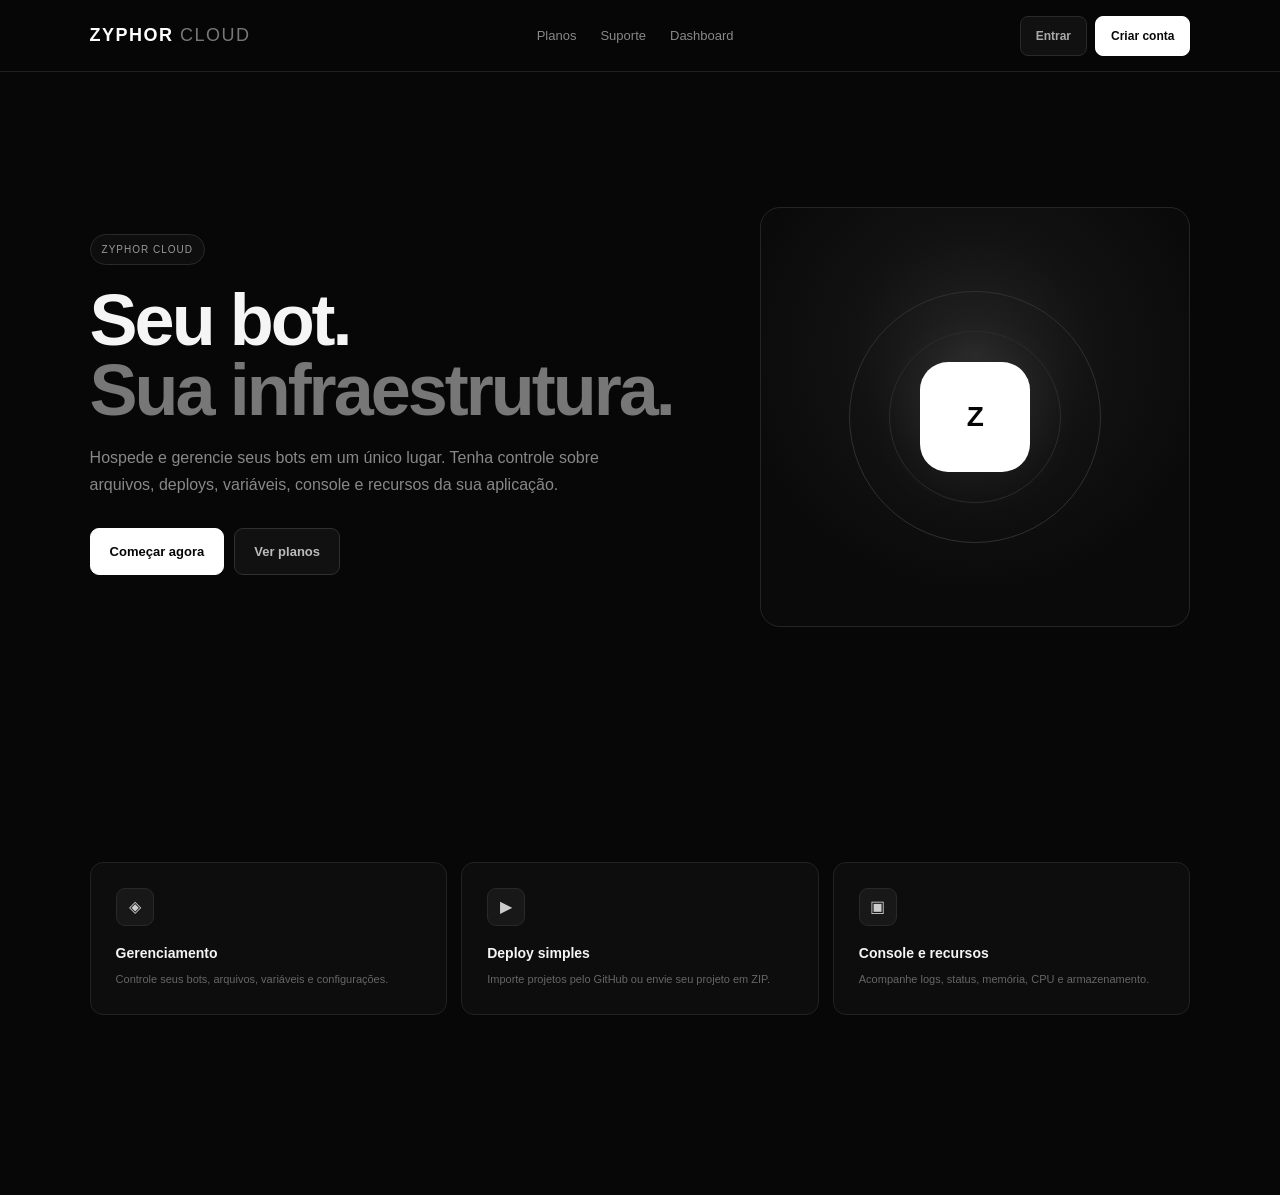
<file: index.html>
<!DOCTYPE html>
<html lang="pt-BR">
<head>
    <meta charset="UTF-8">
    <meta name="viewport" content="width=device-width, initial-scale=1.0">

    <title>Zyphor Cloud — Hospedagem de Bots</title>
    <meta
        name="description"
        content="Zyphor Cloud — plataforma para hospedagem e gerenciamento de bots."
    >

    <link rel="stylesheet" href="frontend/css/global.css">
    <link rel="stylesheet" href="frontend/css/responsive.css">

    <style>
        .home {
            min-height: 100vh;
            display: flex;
            flex-direction: column;
        }

        .home-nav {
            height: 72px;
            padding: 0 7%;
            display: flex;
            align-items: center;
            justify-content: space-between;
            border-bottom: 1px solid #202020;
            background: rgba(7, 7, 7, .96);
        }

        .home-logo {
            color: #fff;
            text-decoration: none;
            font-size: 18px;
            font-weight: 800;
            letter-spacing: 1.5px;
        }

        .home-logo span {
            color: #777;
            font-weight: 500;
        }

        .home-links {
            display: flex;
            align-items: center;
            gap: 24px;
        }

        .home-links a {
            color: #888;
            text-decoration: none;
            font-size: 13px;
            transition: .2s;
        }

        .home-links a:hover {
            color: #fff;
        }

        .home-buttons {
            display: flex;
            gap: 8px;
        }

        .home-button {
            padding: 10px 15px;
            border-radius: 8px;
            text-decoration: none;
            font-size: 12px;
            font-weight: 600;
            border: 1px solid #292929;
            color: #aaa;
            background: #111;
        }

        .home-button:hover {
            color: #fff;
            border-color: #444;
        }

        .home-button.primary {
            background: #fff;
            color: #080808;
            border-color: #fff;
        }

        .hero {
            flex: 1;
            max-width: 1250px;
            width: 86%;
            margin: auto;
            padding: 90px 0;
            display: grid;
            grid-template-columns: 1fr 430px;
            align-items: center;
            gap: 70px;
        }

        .hero-content {
            max-width: 680px;
        }

        .hero-label {
            display: inline-flex;
            padding: 7px 11px;
            border: 1px solid #292929;
            border-radius: 20px;
            color: #999;
            background: #0e0e0e;
            font-size: 10px;
            letter-spacing: 1px;
            text-transform: uppercase;
        }

        .hero h1 {
            margin: 20px 0 18px;
            font-size: clamp(42px, 6vw, 72px);
            line-height: .98;
            letter-spacing: -3px;
        }

        .hero h1 span {
            color: #777;
        }

        .hero p {
            max-width: 560px;
            color: #888;
            font-size: 16px;
            line-height: 1.7;
        }

        .hero-actions {
            display: flex;
            gap: 10px;
            margin-top: 30px;
        }

        .hero-action {
            padding: 13px 19px;
            border-radius: 9px;
            text-decoration: none;
            font-size: 13px;
            font-weight: 600;
            border: 1px solid #303030;
            color: #bbb;
            background: #111;
        }

        .hero-action:hover {
            color: #fff;
            border-color: #444;
        }

        .hero-action.primary {
            color: #050505;
            background: #fff;
            border-color: #fff;
        }

        .hero-visual {
            height: 420px;
            border: 1px solid #252525;
            border-radius: 20px;
            background:
                radial-gradient(
                    circle at 50% 35%,
                    #242424 0,
                    #121212 35%,
                    #0a0a0a 70%
                );
            display: flex;
            align-items: center;
            justify-content: center;
            position: relative;
            overflow: hidden;
        }

        .hero-visual::before {
            content: "";
            position: absolute;
            width: 250px;
            height: 250px;
            border: 1px solid #303030;
            border-radius: 50%;
        }

        .hero-visual::after {
            content: "";
            position: absolute;
            width: 170px;
            height: 170px;
            border: 1px solid #292929;
            border-radius: 50%;
        }

        .hero-cloud {
            width: 110px;
            height: 110px;
            border-radius: 28px;
            background: #fff;
            color: #050505;
            display: flex;
            align-items: center;
            justify-content: center;
            font-size: 28px;
            font-weight: 900;
            position: relative;
            z-index: 2;
            box-shadow: 0 0 70px rgba(255,255,255,.08);
        }

        .features {
            max-width: 1250px;
            width: 86%;
            margin: 0 auto 80px;
            display: grid;
            grid-template-columns: repeat(3, 1fr);
            gap: 14px;
        }

        .feature {
            padding: 25px;
            border: 1px solid #222;
            border-radius: 13px;
            background: #0d0d0d;
        }

        .feature-icon {
            width: 38px;
            height: 38px;
            border-radius: 9px;
            background: #181818;
            border: 1px solid #292929;
            display: flex;
            align-items: center;
            justify-content: center;
            color: #ccc;
        }

        .feature h3 {
            margin: 17px 0 7px;
            font-size: 14px;
        }

        .feature p {
            margin: 0;
            color: #666;
            font-size: 11px;
            line-height: 1.6;
        }

        @media (max-width: 850px) {
            .home-nav {
                padding: 0 5%;
            }

            .home-links {
                display: none;
            }

            .hero {
                grid-template-columns: 1fr;
                padding: 65px 0;
                gap: 45px;
            }

            .hero-visual {
                height: 300px;
            }

            .features {
                grid-template-columns: 1fr;
            }
        }

        @media (max-width: 500px) {
            .home-buttons .home-button:first-child {
                display: none;
            }

            .hero h1 {
                letter-spacing: -2px;
            }

            .hero-actions {
                flex-direction: column;
            }

            .hero-action {
                text-align: center;
            }
        }
    </style>
</head>

<body>

<div class="home">

    <nav class="home-nav">

        <a href="index.html" class="home-logo">
            ZYPHOR <span>CLOUD</span>
        </a>

        <div class="home-links">
            <a href="frontend/planos.html">Planos</a>
            <a href="frontend/suporte.html">Suporte</a>
            <a href="frontend/login.html">Dashboard</a>
        </div>

        <div class="home-buttons">
            <a href="frontend/login.html" class="home-button">
                Entrar
            </a>

            <a href="frontend/cadastro.html" class="home-button primary">
                Criar conta
            </a>
        </div>

    </nav>


    <main class="hero">

        <div class="hero-content">

            <span class="hero-label">
                ZYPHOR CLOUD
            </span>

            <h1>
                Seu bot.
                <br>
                <span>Sua infraestrutura.</span>
            </h1>

            <p>
                Hospede e gerencie seus bots em um único lugar.
                Tenha controle sobre arquivos, deploys, variáveis,
                console e recursos da sua aplicação.
            </p>

            <div class="hero-actions">

                <a
                    href="frontend/cadastro.html"
                    class="hero-action primary"
                >
                    Começar agora
                </a>

                <a
                    href="frontend/planos.html"
                    class="hero-action"
                >
                    Ver planos
                </a>

            </div>

        </div>


        <div class="hero-visual">

            <div class="hero-cloud">
                Z
            </div>

        </div>

    </main>


    <section class="features">

        <div class="feature">

            <div class="feature-icon">
                ◈
            </div>

            <h3>
                Gerenciamento
            </h3>

            <p>
                Controle seus bots, arquivos,
                variáveis e configurações.
            </p>

        </div>


        <div class="feature">

            <div class="feature-icon">
                ▶
            </div>

            <h3>
                Deploy simples
            </h3>

            <p>
                Importe projetos pelo GitHub
                ou envie seu projeto em ZIP.
            </p>

        </div>


        <div class="feature">

            <div class="feature-icon">
                ▣
            </div>

            <h3>
                Console e recursos
            </h3>

            <p>
                Acompanhe logs, status, memória,
                CPU e armazenamento.
            </p>

        </div>

    </section>

</div>

</body>
</html>
</file>
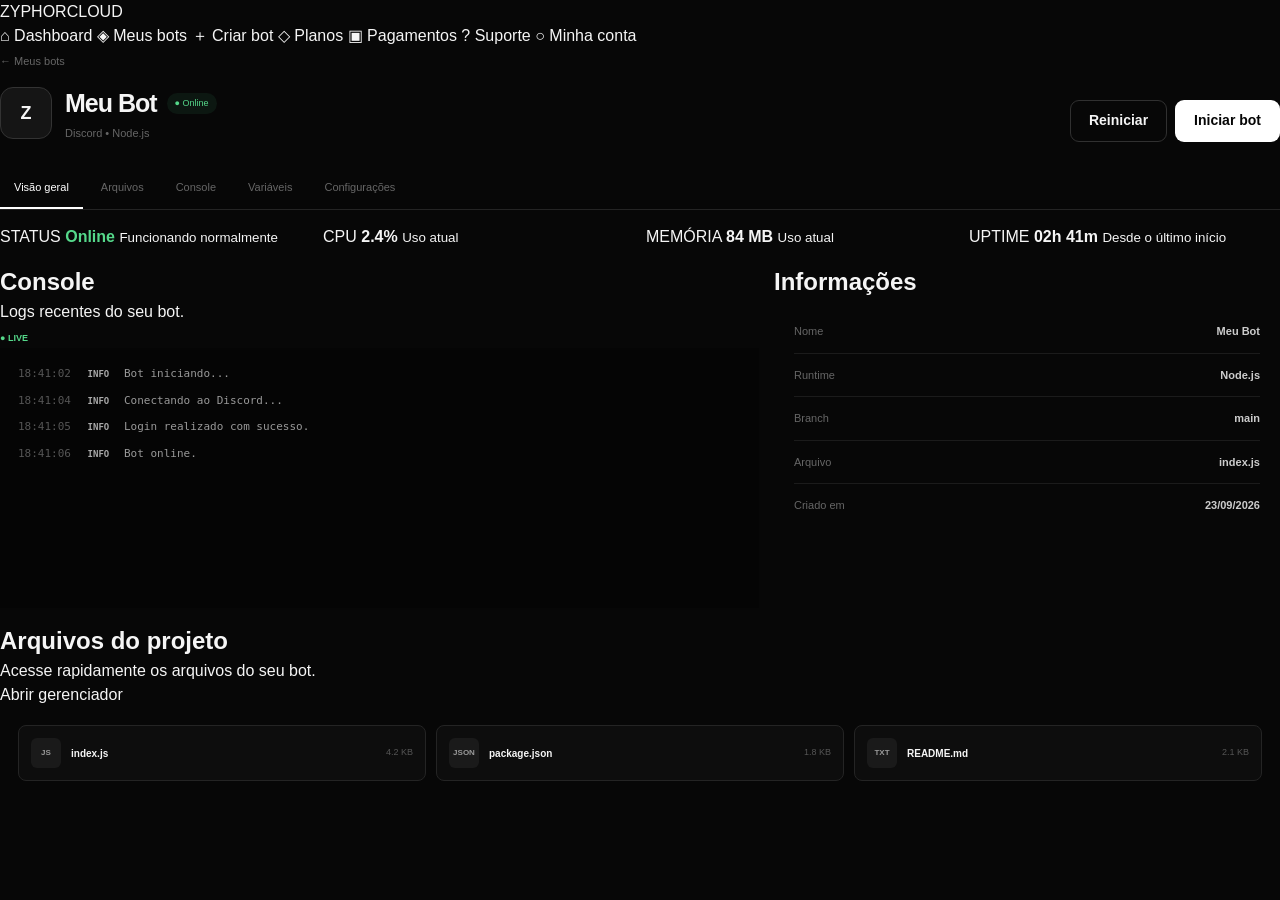
<file: frontend/bot.html>
<!DOCTYPE html>
<html lang="pt-BR">

<head>
    <meta charset="UTF-8">
    <meta name="viewport" content="width=device-width, initial-scale=1.0">

    <title>Bot — Zyphor Cloud</title>

    <link rel="stylesheet" href="css/global.css">
    <link rel="stylesheet" href="css/editor.css">
    <link rel="stylesheet" href="css/responsive.css">
</head>

<body>

<div class="dashboard-layout">

    <aside class="sidebar">

        <a href="dashboard.html" class="sidebar-logo">
            ZYPHOR<span>CLOUD</span>
        </a>

        <nav class="sidebar-nav">

            <a href="dashboard.html">
                <span>⌂</span>
                Dashboard
            </a>

            <a href="bots.html" class="active">
                <span>◈</span>
                Meus bots
            </a>

            <a href="deploy.html">
                <span>＋</span>
                Criar bot
            </a>

            <a href="planos.html">
                <span>◇</span>
                Planos
            </a>

            <a href="pagamentos.html">
                <span>▣</span>
                Pagamentos
            </a>

            <a href="suporte.html">
                <span>?</span>
                Suporte
            </a>

            <a href="conta.html">
                <span>○</span>
                Minha conta
            </a>

        </nav>

    </aside>


    <main class="dashboard-content">

        <header class="bot-header">

            <div class="bot-title">

                <a href="bots.html" class="back-link">
                    ← Meus bots
                </a>

                <div class="bot-heading">

                    <div class="large-bot-icon">
                        Z
                    </div>

                    <div>

                        <div class="bot-name-row">

                            <h1>
                                Meu Bot
                            </h1>

                            <span class="bot-status online">
                                ● Online
                            </span>

                        </div>

                        <p>
                            Discord • Node.js
                        </p>

                    </div>

                </div>

            </div>


            <div class="bot-actions">

                <button class="button secondary">
                    Reiniciar
                </button>

                <button class="button primary">
                    Iniciar bot
                </button>

            </div>

        </header>


        <div class="bot-tabs">

            <button class="active">
                Visão geral
            </button>

            <button>
                Arquivos
            </button>

            <button>
                Console
            </button>

            <button>
                Variáveis
            </button>

            <button>
                Configurações
            </button>

        </div>


        <section class="bot-stats">

            <div class="stat-card">

                <span>STATUS</span>

                <strong class="status-text">
                    Online
                </strong>

                <small>
                    Funcionando normalmente
                </small>

            </div>


            <div class="stat-card">

                <span>CPU</span>

                <strong>
                    2.4%
                </strong>

                <small>
                    Uso atual
                </small>

            </div>


            <div class="stat-card">

                <span>MEMÓRIA</span>

                <strong>
                    84 MB
                </strong>

                <small>
                    Uso atual
                </small>

            </div>


            <div class="stat-card">

                <span>UPTIME</span>

                <strong>
                    02h 41m
                </strong>

                <small>
                    Desde o último início
                </small>

            </div>

        </section>


        <section class="bot-grid-layout">


            <div class="dashboard-panel console-panel">

                <div class="panel-header">

                    <div>

                        <h2>
                            Console
                        </h2>

                        <p>
                            Logs recentes do seu bot.
                        </p>

                    </div>

                    <span class="console-live">
                        ● LIVE
                    </span>

                </div>


                <div class="console">

                    <div class="console-line">
                        <span>18:41:02</span>
                        <b>INFO</b>
                        Bot iniciando...
                    </div>

                    <div class="console-line">
                        <span>18:41:04</span>
                        <b>INFO</b>
                        Conectando ao Discord...
                    </div>

                    <div class="console-line">
                        <span>18:41:05</span>
                        <b>INFO</b>
                        Login realizado com sucesso.
                    </div>

                    <div class="console-line">
                        <span>18:41:06</span>
                        <b>INFO</b>
                        Bot online.
                    </div>

                </div>

            </div>


            <div class="dashboard-panel">

                <div class="panel-header">

                    <div>

                        <h2>
                            Informações
                        </h2>

                    </div>

                </div>


                <div class="bot-info">

                    <div class="info-row">

                        <span>Nome</span>

                        <strong>
                            Meu Bot
                        </strong>

                    </div>


                    <div class="info-row">

                        <span>Runtime</span>

                        <strong>
                            Node.js
                        </strong>

                    </div>


                    <div class="info-row">

                        <span>Branch</span>

                        <strong>
                            main
                        </strong>

                    </div>


                    <div class="info-row">

                        <span>Arquivo</span>

                        <strong>
                            index.js
                        </strong>

                    </div>


                    <div class="info-row">

                        <span>Criado em</span>

                        <strong>
                            23/09/2026
                        </strong>

                    </div>

                </div>

            </div>

        </section>


        <section class="dashboard-panel">

            <div class="panel-header">

                <div>

                    <h2>
                        Arquivos do projeto
                    </h2>

                    <p>
                        Acesse rapidamente os arquivos do seu bot.
                    </p>

                </div>

                <a href="#">
                    Abrir gerenciador
                </a>

            </div>


            <div class="file-preview">

                <div class="file-item">
                    <span>JS</span>
                    <strong>index.js</strong>
                    <small>4.2 KB</small>
                </div>

                <div class="file-item">
                    <span>JSON</span>
                    <strong>package.json</strong>
                    <small>1.8 KB</small>
                </div>

                <div class="file-item">
                    <span>TXT</span>
                    <strong>README.md</strong>
                    <small>2.1 KB</small>
                </div>

            </div>

        </section>

    </main>

</div>

</body>
</html>
</file>
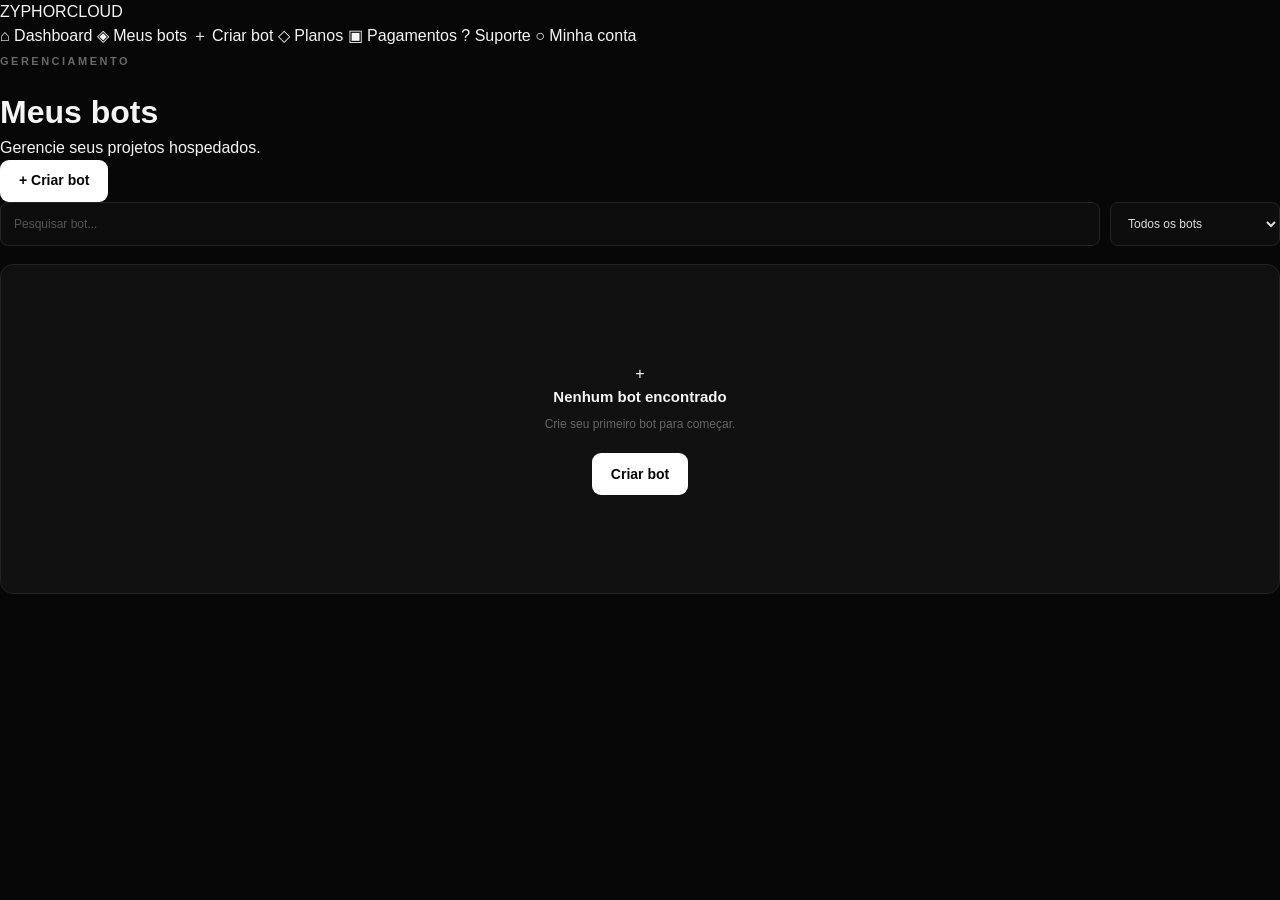
<file: frontend/bots.html>
<!DOCTYPE html>
<html lang="pt-BR">

<head>
    <meta charset="UTF-8">
    <meta name="viewport" content="width=device-width, initial-scale=1.0">

    <title>Meus bots — Zyphor Cloud</title>

    <link rel="stylesheet" href="css/global.css">
    <link rel="stylesheet" href="css/bots.css">
    <link rel="stylesheet" href="css/responsive.css">
</head>

<body>

<div class="dashboard-layout">

    <aside class="sidebar">

        <a href="dashboard.html" class="sidebar-logo">
            ZYPHOR<span>CLOUD</span>
        </a>

        <nav class="sidebar-nav">

            <a href="dashboard.html">
                <span>⌂</span>
                Dashboard
            </a>

            <a href="bots.html" class="active">
                <span>◈</span>
                Meus bots
            </a>

            <a href="deploy.html">
                <span>＋</span>
                Criar bot
            </a>

            <a href="planos.html">
                <span>◇</span>
                Planos
            </a>

            <a href="pagamentos.html">
                <span>▣</span>
                Pagamentos
            </a>

            <a href="suporte.html">
                <span>?</span>
                Suporte
            </a>

            <a href="conta.html">
                <span>○</span>
                Minha conta
            </a>

        </nav>

    </aside>


    <main class="dashboard-content">

        <header class="dashboard-header">

            <div>

                <span class="eyebrow">
                    GERENCIAMENTO
                </span>

                <h1>
                    Meus bots
                </h1>

                <p>
                    Gerencie seus projetos hospedados.
                </p>

            </div>

            <a href="deploy.html" class="button primary">
                + Criar bot
            </a>

        </header>


        <section class="bots-toolbar">

            <div class="bot-search">
                <input
                    type="search"
                    placeholder="Pesquisar bot..."
                >
            </div>

            <select>
                <option>Todos os bots</option>
                <option>Online</option>
                <option>Offline</option>
            </select>

        </section>


        <section class="bot-grid">

            <div class="bot-empty">

                <div class="empty-icon">
                    +
                </div>

                <h3>
                    Nenhum bot encontrado
                </h3>

                <p>
                    Crie seu primeiro bot para começar.
                </p>

                <a href="deploy.html" class="button primary">
                    Criar bot
                </a>

            </div>

        </section>

    </main>

</div>

</body>
</html>
</file>
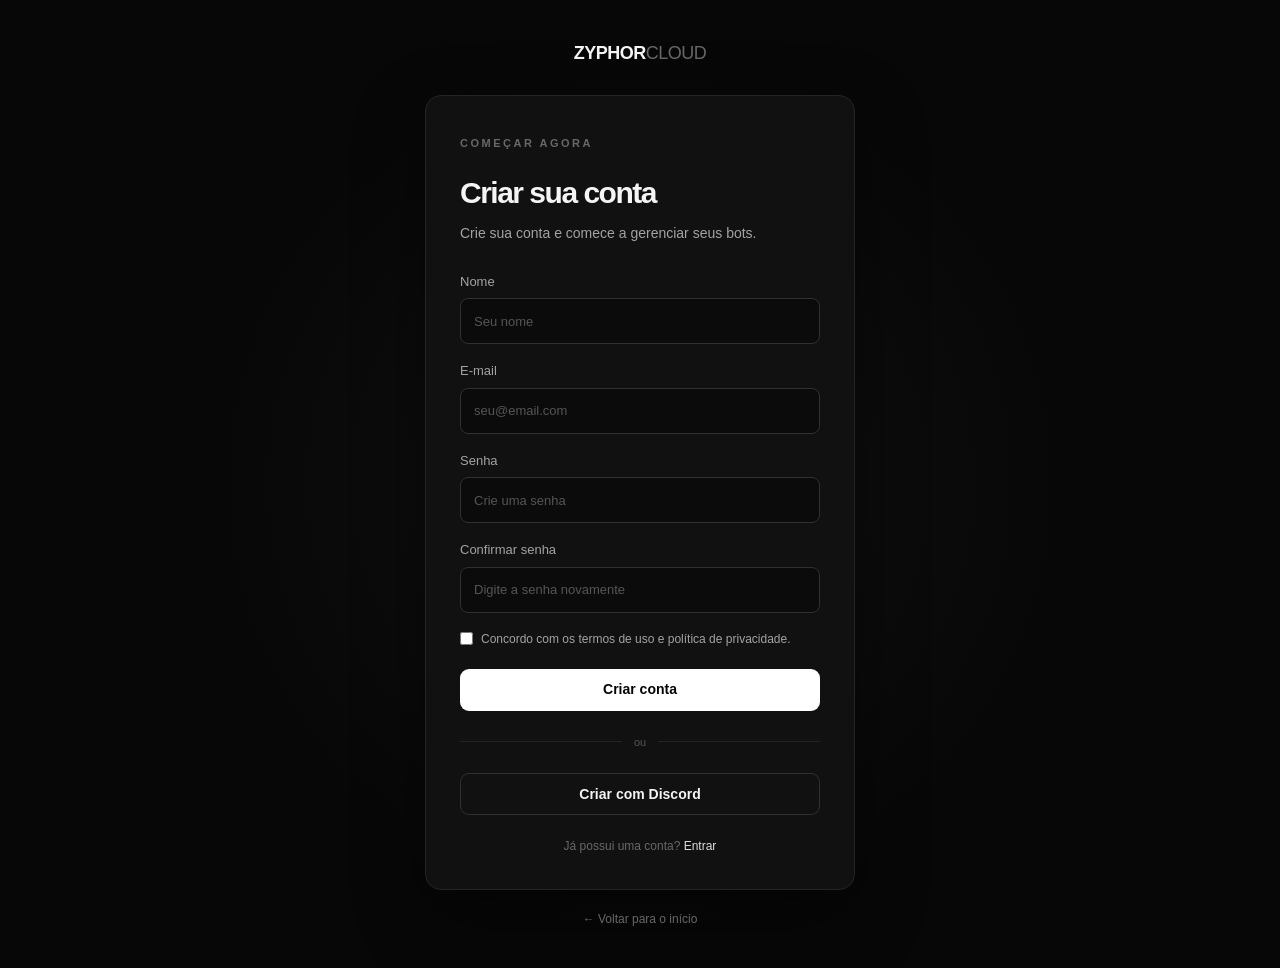
<file: frontend/cadastro.html>
<!DOCTYPE html>
<html lang="pt-BR">

<head>
    <meta charset="UTF-8">
    <meta name="viewport" content="width=device-width, initial-scale=1.0">

    <title>Criar conta — Zyphor Cloud</title>

    <link rel="stylesheet" href="css/global.css">
    <link rel="stylesheet" href="css/auth.css">
    <link rel="stylesheet" href="css/responsive.css">
</head>

<body>

<main class="auth-page">

    <div class="auth-container">

        <a href="index.html" class="brand">
            ZYPHOR<span>CLOUD</span>
        </a>


        <div class="auth-card">

            <div class="auth-heading">

                <span class="eyebrow">
                    COMEÇAR AGORA
                </span>

                <h1>
                    Criar sua conta
                </h1>

                <p>
                    Crie sua conta e comece a gerenciar seus bots.
                </p>

            </div>


            <form class="auth-form">

                <label>
                    Nome

                    <input
                        type="text"
                        placeholder="Seu nome"
                        autocomplete="name"
                    >
                </label>


                <label>
                    E-mail

                    <input
                        type="email"
                        placeholder="seu@email.com"
                        autocomplete="email"
                    >
                </label>


                <label>
                    Senha

                    <input
                        type="password"
                        placeholder="Crie uma senha"
                        autocomplete="new-password"
                    >
                </label>


                <label>
                    Confirmar senha

                    <input
                        type="password"
                        placeholder="Digite a senha novamente"
                        autocomplete="new-password"
                    >
                </label>


                <label class="checkbox terms">

                    <input type="checkbox">

                    <span>
                        Concordo com os termos de uso e política de privacidade.
                    </span>

                </label>


                <button
                    type="submit"
                    class="button primary auth-button"
                >
                    Criar conta
                </button>

            </form>


            <div class="auth-divider">
                <span>ou</span>
            </div>


            <a
                href="#"
                class="button secondary discord-button"
            >
                Criar com Discord
            </a>


            <p class="auth-footer">
                Já possui uma conta?
                <a href="login.html">Entrar</a>
            </p>

        </div>


        <a href="index.html" class="back-home">
            ← Voltar para o início
        </a>

    </div>

</main>

</body>
</html>
</file>
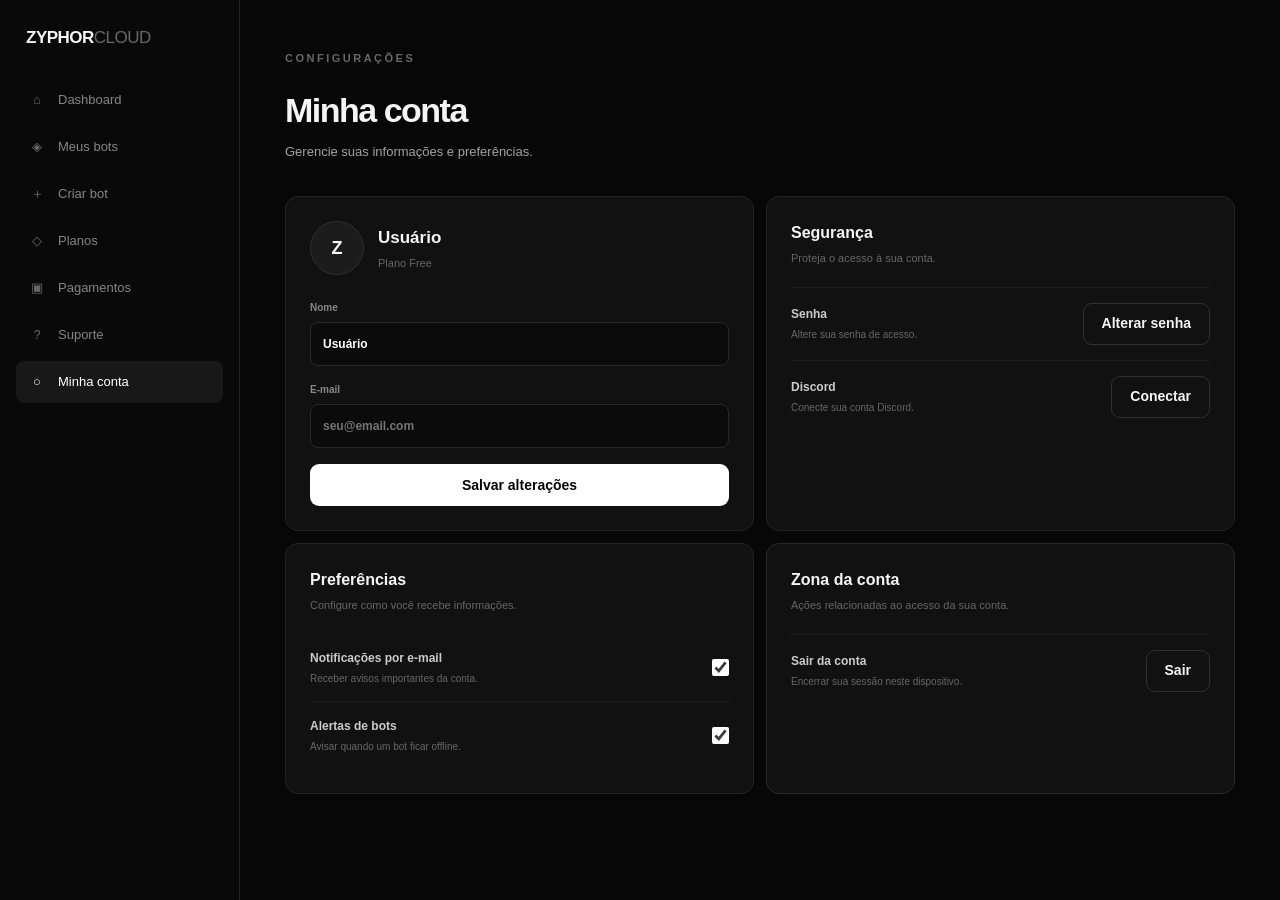
<file: frontend/conta.html>
<!DOCTYPE html>
<html lang="pt-BR">

<head>
    <meta charset="UTF-8">
    <meta name="viewport" content="width=device-width, initial-scale=1.0">

    <title>Minha conta — Zyphor Cloud</title>

    <link rel="stylesheet" href="css/global.css">
    <link rel="stylesheet" href="css/dashboard.css">
    <link rel="stylesheet" href="css/responsive.css">
</head>

<body>

<div class="dashboard-layout">

    <aside class="sidebar">

        <a href="dashboard.html" class="sidebar-logo">
            ZYPHOR<span>CLOUD</span>
        </a>

        <nav class="sidebar-nav">

            <a href="dashboard.html">
                <span>⌂</span>
                Dashboard
            </a>

            <a href="bots.html">
                <span>◈</span>
                Meus bots
            </a>

            <a href="deploy.html">
                <span>＋</span>
                Criar bot
            </a>

            <a href="planos.html">
                <span>◇</span>
                Planos
            </a>

            <a href="pagamentos.html">
                <span>▣</span>
                Pagamentos
            </a>

            <a href="suporte.html">
                <span>?</span>
                Suporte
            </a>

            <a href="conta.html" class="active">
                <span>○</span>
                Minha conta
            </a>

        </nav>

    </aside>


    <main class="dashboard-content">

        <header class="dashboard-header">

            <div>

                <span class="eyebrow">
                    CONFIGURAÇÕES
                </span>

                <h1>
                    Minha conta
                </h1>

                <p>
                    Gerencie suas informações e preferências.
                </p>

            </div>

        </header>


        <section class="account-grid">


            <div class="account-card">

                <div class="account-card-header">

                    <div class="account-avatar">
                        Z
                    </div>

                    <div>
                        <h2>
                            Usuário
                        </h2>

                        <p>
                            Plano Free
                        </p>
                    </div>

                </div>


                <div class="account-form">

                    <label>
                        Nome

                        <input
                            type="text"
                            value="Usuário"
                            placeholder="Seu nome"
                        >

                    </label>


                    <label>
                        E-mail

                        <input
                            type="email"
                            value=""
                            placeholder="seu@email.com"
                        >

                    </label>


                    <button class="button primary">
                        Salvar alterações
                    </button>

                </div>

            </div>



            <div class="account-card">

                <div class="account-section-title">

                    <h2>
                        Segurança
                    </h2>

                    <p>
                        Proteja o acesso à sua conta.
                    </p>

                </div>


                <div class="account-action">

                    <div>

                        <strong>
                            Senha
                        </strong>

                        <span>
                            Altere sua senha de acesso.
                        </span>

                    </div>

                    <button class="button secondary">
                        Alterar senha
                    </button>

                </div>


                <div class="account-action">

                    <div>

                        <strong>
                            Discord
                        </strong>

                        <span>
                            Conecte sua conta Discord.
                        </span>

                    </div>

                    <button class="button secondary">
                        Conectar
                    </button>

                </div>

            </div>



            <div class="account-card">

                <div class="account-section-title">

                    <h2>
                        Preferências
                    </h2>

                    <p>
                        Configure como você recebe informações.
                    </p>

                </div>


                <label class="toggle-row">

                    <div>

                        <strong>
                            Notificações por e-mail
                        </strong>

                        <span>
                            Receber avisos importantes da conta.
                        </span>

                    </div>

                    <input
                        type="checkbox"
                        checked
                    >

                </label>


                <label class="toggle-row">

                    <div>

                        <strong>
                            Alertas de bots
                        </strong>

                        <span>
                            Avisar quando um bot ficar offline.
                        </span>

                    </div>

                    <input
                        type="checkbox"
                        checked
                    >

                </label>

            </div>



            <div class="account-card danger-card">

                <div class="account-section-title">

                    <h2>
                        Zona da conta
                    </h2>

                    <p>
                        Ações relacionadas ao acesso da sua conta.
                    </p>

                </div>


                <div class="account-action">

                    <div>

                        <strong>
                            Sair da conta
                        </strong>

                        <span>
                            Encerrar sua sessão neste dispositivo.
                        </span>

                    </div>

                    <a href="index.html" class="button secondary">
                        Sair
                    </a>

                </div>

            </div>

        </section>

    </main>

</div>

</body>
</html>
</file>
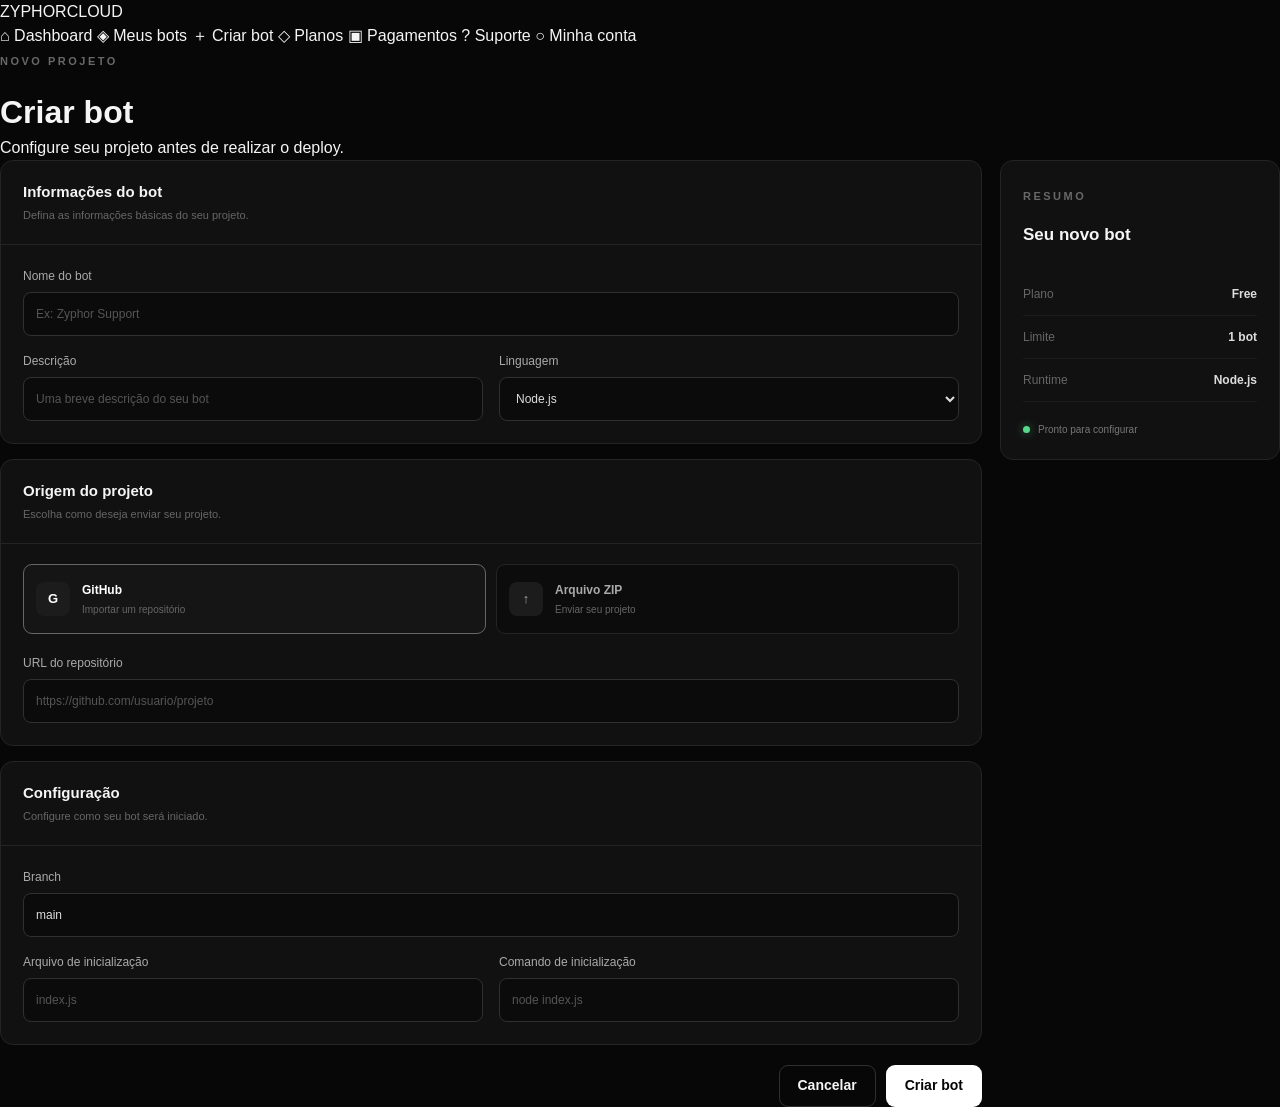
<file: frontend/deploy.html>
<!DOCTYPE html>
<html lang="pt-BR">

<head>
    <meta charset="UTF-8">
    <meta name="viewport" content="width=device-width, initial-scale=1.0">

    <title>Criar bot — Zyphor Cloud</title>

    <link rel="stylesheet" href="css/global.css">
    <link rel="stylesheet" href="css/editor.css">
    <link rel="stylesheet" href="css/responsive.css">
</head>

<body>

<div class="dashboard-layout">

    <aside class="sidebar">

        <a href="dashboard.html" class="sidebar-logo">
            ZYPHOR<span>CLOUD</span>
        </a>

        <nav class="sidebar-nav">

            <a href="dashboard.html">
                <span>⌂</span>
                Dashboard
            </a>

            <a href="bots.html">
                <span>◈</span>
                Meus bots
            </a>

            <a href="deploy.html" class="active">
                <span>＋</span>
                Criar bot
            </a>

            <a href="planos.html">
                <span>◇</span>
                Planos
            </a>

            <a href="pagamentos.html">
                <span>▣</span>
                Pagamentos
            </a>

            <a href="suporte.html">
                <span>?</span>
                Suporte
            </a>

            <a href="conta.html">
                <span>○</span>
                Minha conta
            </a>

        </nav>

    </aside>


    <main class="dashboard-content">

        <header class="dashboard-header">

            <div>

                <span class="eyebrow">
                    NOVO PROJETO
                </span>

                <h1>
                    Criar bot
                </h1>

                <p>
                    Configure seu projeto antes de realizar o deploy.
                </p>

            </div>

        </header>


        <div class="editor-layout">

            <section class="editor-main">

                <div class="editor-panel">

                    <div class="editor-panel-header">

                        <div>
                            <h2>Informações do bot</h2>

                            <p>
                                Defina as informações básicas do seu projeto.
                            </p>
                        </div>

                    </div>


                    <div class="editor-form">

                        <label>

                            Nome do bot

                            <input
                                type="text"
                                placeholder="Ex: Zyphor Support"
                            >

                        </label>


                        <label>

                            Descrição

                            <input
                                type="text"
                                placeholder="Uma breve descrição do seu bot"
                            >

                        </label>


                        <label>

                            Linguagem

                            <select>

                                <option>
                                    Node.js
                                </option>

                                <option>
                                    Python
                                </option>

                                <option>
                                    Java
                                </option>

                            </select>

                        </label>

                    </div>

                </div>


                <div class="editor-panel">

                    <div class="editor-panel-header">

                        <div>

                            <h2>Origem do projeto</h2>

                            <p>
                                Escolha como deseja enviar seu projeto.
                            </p>

                        </div>

                    </div>


                    <div class="source-options">

                        <button class="source-card active">

                            <span class="source-icon">
                                G
                            </span>

                            <span>

                                <strong>
                                    GitHub
                                </strong>

                                <small>
                                    Importar um repositório
                                </small>

                            </span>

                        </button>


                        <button class="source-card">

                            <span class="source-icon">
                                ↑
                            </span>

                            <span>

                                <strong>
                                    Arquivo ZIP
                                </strong>

                                <small>
                                    Enviar seu projeto
                                </small>

                            </span>

                        </button>

                    </div>


                    <div class="source-input">

                        <label>

                            URL do repositório

                            <input
                                type="url"
                                placeholder="https://github.com/usuario/projeto"
                            >

                        </label>

                    </div>

                </div>


                <div class="editor-panel">

                    <div class="editor-panel-header">

                        <div>

                            <h2>Configuração</h2>

                            <p>
                                Configure como seu bot será iniciado.
                            </p>

                        </div>

                    </div>


                    <div class="editor-form">

                        <label>

                            Branch

                            <input
                                type="text"
                                value="main"
                            >

                        </label>


                        <label>

                            Arquivo de inicialização

                            <input
                                type="text"
                                placeholder="index.js"
                            >

                        </label>


                        <label>

                            Comando de inicialização

                            <input
                                type="text"
                                placeholder="node index.js"
                            >

                        </label>

                    </div>

                </div>


                <div class="editor-actions">

                    <a
                        href="dashboard.html"
                        class="button secondary"
                    >
                        Cancelar
                    </a>

                    <button class="button primary">
                        Criar bot
                    </button>

                </div>

            </section>


            <aside class="editor-side">

                <div class="deploy-summary">

                    <span class="eyebrow">
                        RESUMO
                    </span>

                    <h3>
                        Seu novo bot
                    </h3>

                    <div class="summary-row">

                        <span>Plano</span>

                        <strong>Free</strong>

                    </div>


                    <div class="summary-row">

                        <span>Limite</span>

                        <strong>1 bot</strong>

                    </div>


                    <div class="summary-row">

                        <span>Runtime</span>

                        <strong>Node.js</strong>

                    </div>


                    <div class="summary-status">

                        <span class="status-dot"></span>

                        Pronto para configurar

                    </div>

                </div>

            </aside>

        </div>

    </main>

</div>

</body>
</html>
</file>
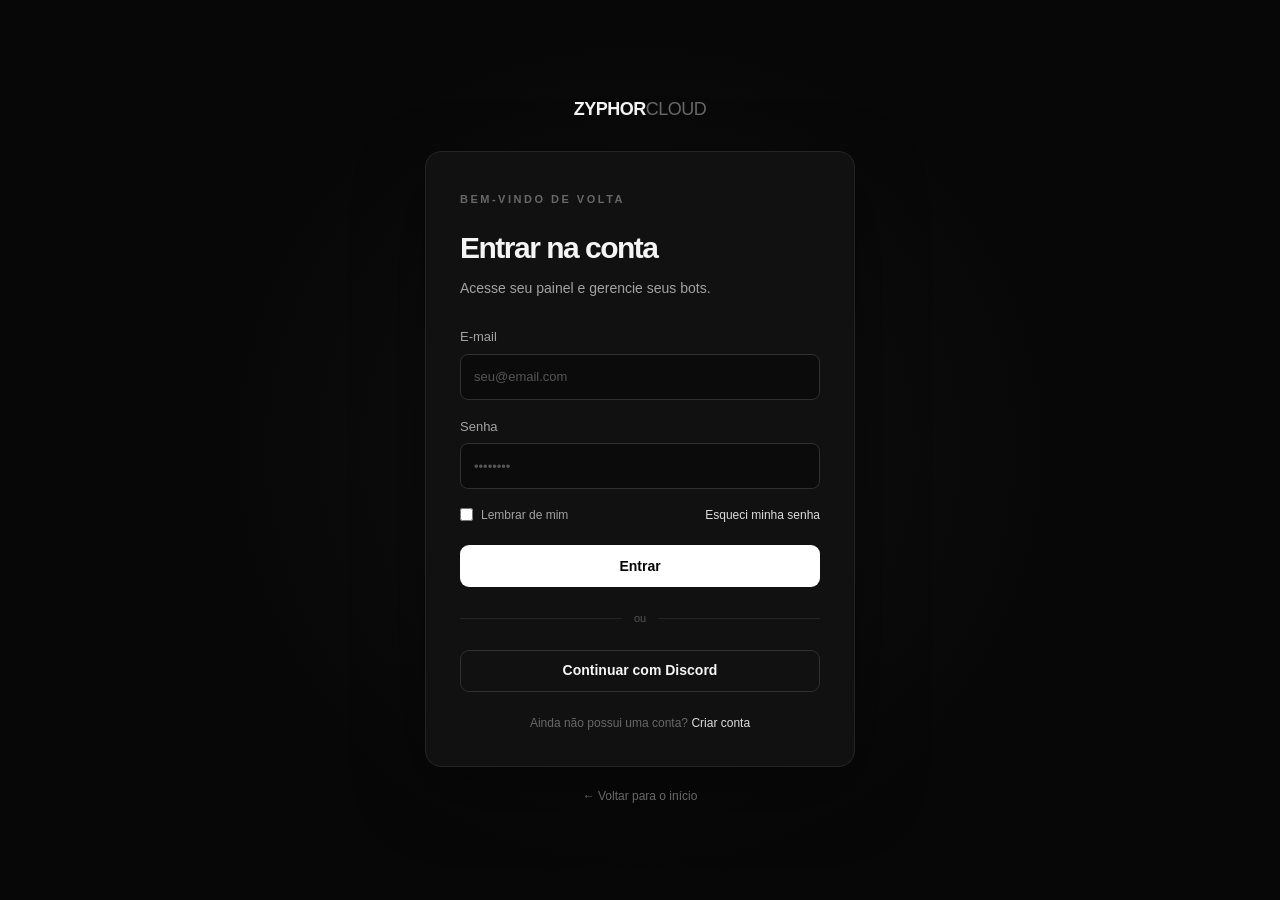
<file: frontend/login.html>
<!DOCTYPE html>
<html lang="pt-BR">

<head>
    <meta charset="UTF-8">
    <meta name="viewport" content="width=device-width, initial-scale=1.0">

    <title>Entrar — Zyphor Cloud</title>

    <link rel="stylesheet" href="css/global.css">
    <link rel="stylesheet" href="css/auth.css">
    <link rel="stylesheet" href="css/responsive.css">
</head>

<body>

<main class="auth-page">

    <div class="auth-container">

        <a href="index.html" class="brand">
            ZYPHOR<span>CLOUD</span>
        </a>

        <div class="auth-card">

            <div class="auth-heading">
                <span class="eyebrow">BEM-VINDO DE VOLTA</span>

                <h1>Entrar na conta</h1>

                <p>
                    Acesse seu painel e gerencie seus bots.
                </p>
            </div>


            <form class="auth-form">

                <label>
                    E-mail

                    <input
                        type="email"
                        placeholder="seu@email.com"
                        autocomplete="email"
                    >
                </label>


                <label>
                    Senha

                    <input
                        type="password"
                        placeholder="••••••••"
                        autocomplete="current-password"
                    >
                </label>


                <div class="form-options">

                    <label class="checkbox">
                        <input type="checkbox">
                        <span>Lembrar de mim</span>
                    </label>

                    <a href="#">
                        Esqueci minha senha
                    </a>

                </div>


                <button
                    type="submit"
                    class="button primary auth-button"
                >
                    Entrar
                </button>

            </form>


            <div class="auth-divider">
                <span>ou</span>
            </div>


            <a
                href="#"
                class="button secondary discord-button"
            >
                Continuar com Discord
            </a>


            <p class="auth-footer">
                Ainda não possui uma conta?
                <a href="cadastro.html">Criar conta</a>
            </p>

        </div>


        <a href="index.html" class="back-home">
            ← Voltar para o início
        </a>

    </div>

</main>

</body>
</html>
</file>
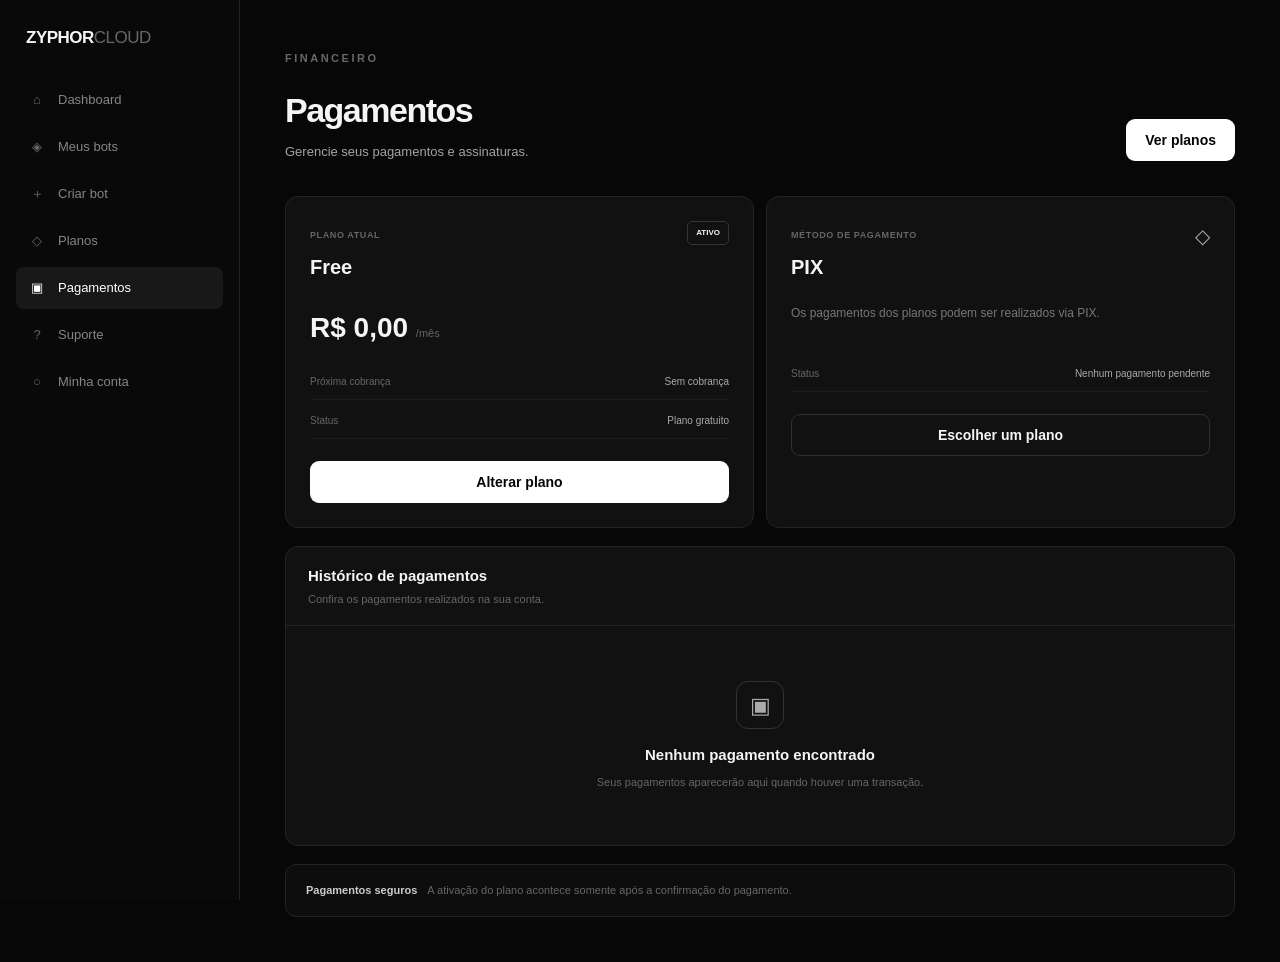
<file: frontend/pagamentos.html>
<!DOCTYPE html>
<html lang="pt-BR">

<head>
    <meta charset="UTF-8">
    <meta name="viewport" content="width=device-width, initial-scale=1.0">

    <title>Pagamentos — Zyphor Cloud</title>

    <link rel="stylesheet" href="css/global.css">
    <link rel="stylesheet" href="css/dashboard.css">
    <link rel="stylesheet" href="css/responsive.css">
</head>

<body>

<div class="dashboard-layout">

    <aside class="sidebar">

        <a href="dashboard.html" class="sidebar-logo">
            ZYPHOR<span>CLOUD</span>
        </a>

        <nav class="sidebar-nav">

            <a href="dashboard.html">
                <span>⌂</span>
                Dashboard
            </a>

            <a href="bots.html">
                <span>◈</span>
                Meus bots
            </a>

            <a href="deploy.html">
                <span>＋</span>
                Criar bot
            </a>

            <a href="planos.html">
                <span>◇</span>
                Planos
            </a>

            <a href="pagamentos.html" class="active">
                <span>▣</span>
                Pagamentos
            </a>

            <a href="suporte.html">
                <span>?</span>
                Suporte
            </a>

            <a href="conta.html">
                <span>○</span>
                Minha conta
            </a>

        </nav>

    </aside>


    <main class="dashboard-content">

        <header class="dashboard-header">

            <div>

                <span class="eyebrow">
                    FINANCEIRO
                </span>

                <h1>
                    Pagamentos
                </h1>

                <p>
                    Gerencie seus pagamentos e assinaturas.
                </p>

            </div>

            <a href="planos.html" class="button primary">
                Ver planos
            </a>

        </header>


        <section class="payment-grid">

            <div class="payment-card">

                <div class="payment-card-header">

                    <div>
                        <span class="payment-label">
                            PLANO ATUAL
                        </span>

                        <h2>
                            Free
                        </h2>
                    </div>

                    <span class="payment-status">
                        ATIVO
                    </span>

                </div>


                <div class="payment-price">
                    R$ 0,00
                    <span>/mês</span>
                </div>


                <div class="payment-info">

                    <div>
                        <span>Próxima cobrança</span>
                        <strong>Sem cobrança</strong>
                    </div>

                    <div>
                        <span>Status</span>
                        <strong>Plano gratuito</strong>
                    </div>

                </div>


                <a href="planos.html" class="button primary">
                    Alterar plano
                </a>

            </div>


            <div class="payment-card">

                <div class="payment-card-header">

                    <div>
                        <span class="payment-label">
                            MÉTODO DE PAGAMENTO
                        </span>

                        <h2>
                            PIX
                        </h2>
                    </div>

                    <span class="payment-icon">
                        ◇
                    </span>

                </div>


                <p class="payment-muted">
                    Os pagamentos dos planos podem ser realizados via PIX.
                </p>


                <div class="payment-info">

                    <div>
                        <span>Status</span>
                        <strong>Nenhum pagamento pendente</strong>
                    </div>

                </div>


                <a href="planos.html" class="button secondary">
                    Escolher um plano
                </a>

            </div>

        </section>


        <section class="dashboard-panel payment-history">

            <div class="panel-header">

                <div>

                    <h2>
                        Histórico de pagamentos
                    </h2>

                    <p>
                        Confira os pagamentos realizados na sua conta.
                    </p>

                </div>

            </div>


            <div class="payment-empty">

                <div class="empty-icon">
                    ▣
                </div>

                <h3>
                    Nenhum pagamento encontrado
                </h3>

                <p>
                    Seus pagamentos aparecerão aqui quando houver uma transação.
                </p>

            </div>

        </section>


        <section class="payment-notice">

            <strong>
                Pagamentos seguros
            </strong>

            <span>
                A ativação do plano acontece somente após a confirmação do pagamento.
            </span>

        </section>

    </main>

</div>

</body>
</html>
</file>
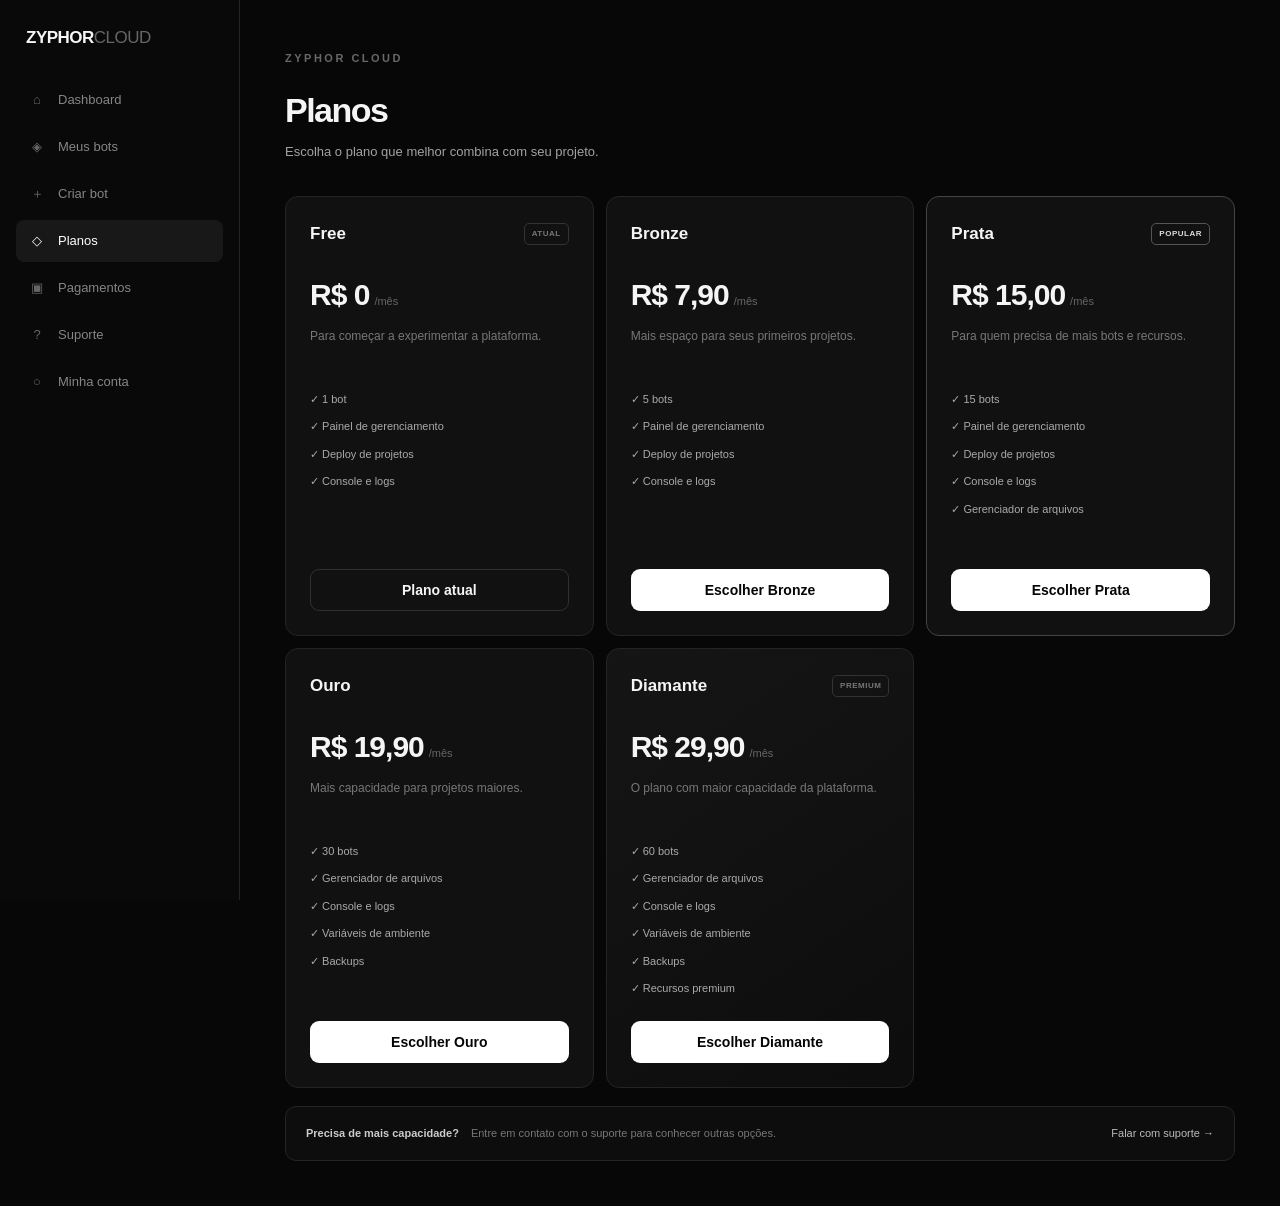
<file: frontend/planos.html>
<!DOCTYPE html>
<html lang="pt-BR">

<head>
    <meta charset="UTF-8">
    <meta name="viewport" content="width=device-width, initial-scale=1.0">

    <title>Planos — Zyphor Cloud</title>

    <link rel="stylesheet" href="css/global.css">
    <link rel="stylesheet" href="css/dashboard.css">
    <link rel="stylesheet" href="css/responsive.css">
</head>

<body>

<div class="dashboard-layout">

    <aside class="sidebar">

        <a href="dashboard.html" class="sidebar-logo">
            ZYPHOR<span>CLOUD</span>
        </a>

        <nav class="sidebar-nav">

            <a href="dashboard.html">
                <span>⌂</span>
                Dashboard
            </a>

            <a href="bots.html">
                <span>◈</span>
                Meus bots
            </a>

            <a href="deploy.html">
                <span>＋</span>
                Criar bot
            </a>

            <a href="planos.html" class="active">
                <span>◇</span>
                Planos
            </a>

            <a href="pagamentos.html">
                <span>▣</span>
                Pagamentos
            </a>

            <a href="suporte.html">
                <span>?</span>
                Suporte
            </a>

            <a href="conta.html">
                <span>○</span>
                Minha conta
            </a>

        </nav>

    </aside>


    <main class="dashboard-content">

        <header class="dashboard-header">

            <div>

                <span class="eyebrow">
                    ZYPHOR CLOUD
                </span>

                <h1>
                    Planos
                </h1>

                <p>
                    Escolha o plano que melhor combina com seu projeto.
                </p>

            </div>

        </header>


        <section class="plans-grid">


            <article class="plan-card">

                <div class="plan-top">

                    <span class="plan-name">
                        Free
                    </span>

                    <span class="plan-tag">
                        ATUAL
                    </span>

                </div>


                <div class="plan-price">

                    <strong>
                        R$ 0
                    </strong>

                    <span>
                        /mês
                    </span>

                </div>


                <p class="plan-description">
                    Para começar a experimentar a plataforma.
                </p>


                <ul class="plan-features">

                    <li>✓ 1 bot</li>
                    <li>✓ Painel de gerenciamento</li>
                    <li>✓ Deploy de projetos</li>
                    <li>✓ Console e logs</li>

                </ul>


                <a href="#" class="button secondary plan-button">
                    Plano atual
                </a>

            </article>



            <article class="plan-card">

                <div class="plan-top">

                    <span class="plan-name">
                        Bronze
                    </span>

                </div>


                <div class="plan-price">

                    <strong>
                        R$ 7,90
                    </strong>

                    <span>
                        /mês
                    </span>

                </div>


                <p class="plan-description">
                    Mais espaço para seus primeiros projetos.
                </p>


                <ul class="plan-features">

                    <li>✓ 5 bots</li>
                    <li>✓ Painel de gerenciamento</li>
                    <li>✓ Deploy de projetos</li>
                    <li>✓ Console e logs</li>

                </ul>


                <a href="pagamentos.html" class="button primary plan-button">
                    Escolher Bronze
                </a>

            </article>



            <article class="plan-card featured">

                <div class="plan-top">

                    <span class="plan-name">
                        Prata
                    </span>

                    <span class="plan-tag highlight">
                        POPULAR
                    </span>

                </div>


                <div class="plan-price">

                    <strong>
                        R$ 15,00
                    </strong>

                    <span>
                        /mês
                    </span>

                </div>


                <p class="plan-description">
                    Para quem precisa de mais bots e recursos.
                </p>


                <ul class="plan-features">

                    <li>✓ 15 bots</li>
                    <li>✓ Painel de gerenciamento</li>
                    <li>✓ Deploy de projetos</li>
                    <li>✓ Console e logs</li>
                    <li>✓ Gerenciador de arquivos</li>

                </ul>


                <a href="pagamentos.html" class="button primary plan-button">
                    Escolher Prata
                </a>

            </article>



            <article class="plan-card">

                <div class="plan-top">

                    <span class="plan-name">
                        Ouro
                    </span>

                </div>


                <div class="plan-price">

                    <strong>
                        R$ 19,90
                    </strong>

                    <span>
                        /mês
                    </span>

                </div>


                <p class="plan-description">
                    Mais capacidade para projetos maiores.
                </p>


                <ul class="plan-features">

                    <li>✓ 30 bots</li>
                    <li>✓ Gerenciador de arquivos</li>
                    <li>✓ Console e logs</li>
                    <li>✓ Variáveis de ambiente</li>
                    <li>✓ Backups</li>

                </ul>


                <a href="pagamentos.html" class="button primary plan-button">
                    Escolher Ouro
                </a>

            </article>



            <article class="plan-card diamond">

                <div class="plan-top">

                    <span class="plan-name">
                        Diamante
                    </span>

                    <span class="plan-tag">
                        PREMIUM
                    </span>

                </div>


                <div class="plan-price">

                    <strong>
                        R$ 29,90
                    </strong>

                    <span>
                        /mês
                    </span>

                </div>


                <p class="plan-description">
                    O plano com maior capacidade da plataforma.
                </p>


                <ul class="plan-features">

                    <li>✓ 60 bots</li>
                    <li>✓ Gerenciador de arquivos</li>
                    <li>✓ Console e logs</li>
                    <li>✓ Variáveis de ambiente</li>
                    <li>✓ Backups</li>
                    <li>✓ Recursos premium</li>

                </ul>


                <a href="pagamentos.html" class="button primary plan-button">
                    Escolher Diamante
                </a>

            </article>

        </section>


        <section class="plans-note">

            <strong>
                Precisa de mais capacidade?
            </strong>

            <span>
                Entre em contato com o suporte para conhecer outras opções.
            </span>

            <a href="suporte.html">
                Falar com suporte →
            </a>

        </section>

    </main>

</div>

</body>
</html>
</file>
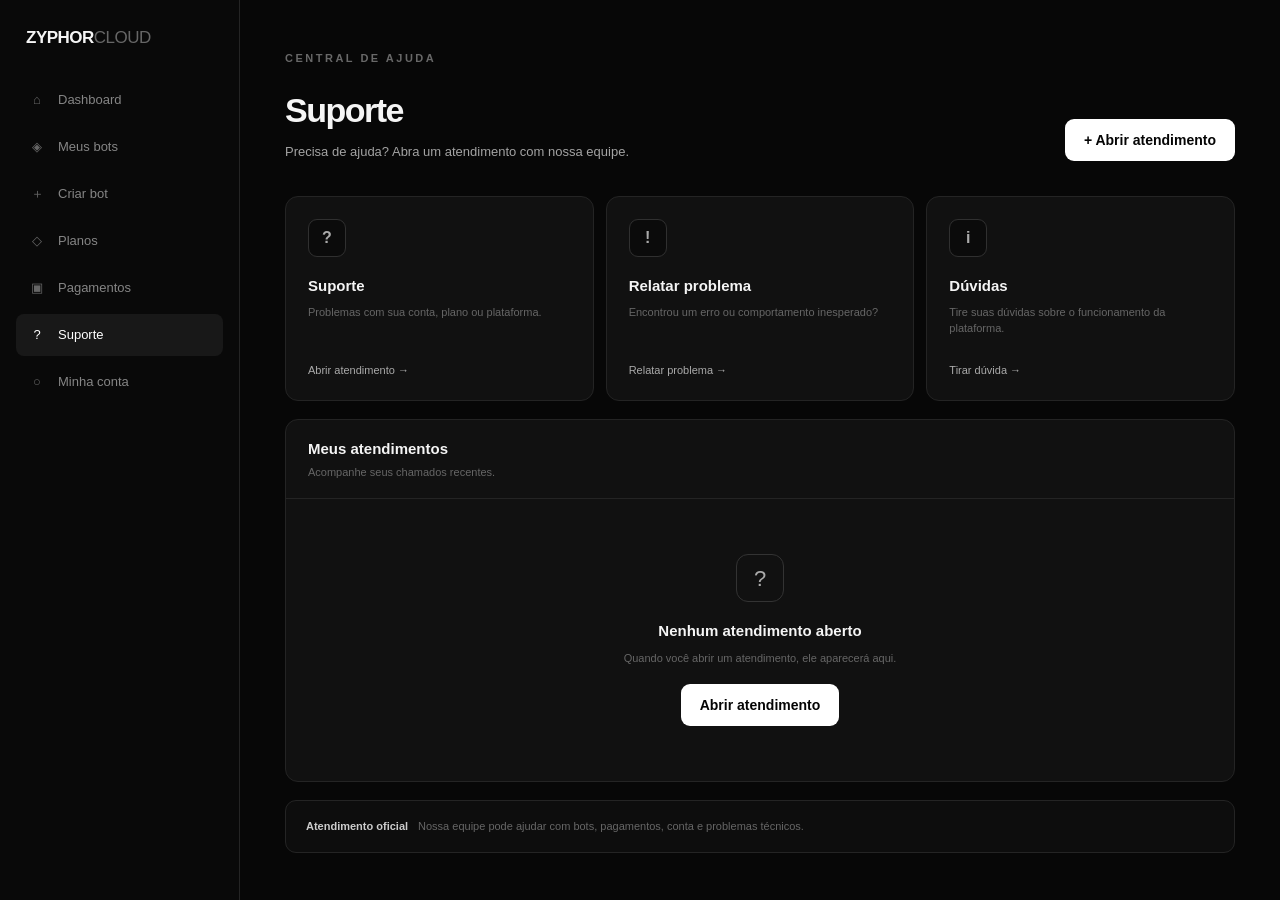
<file: frontend/suporte.html>
<!DOCTYPE html>
<html lang="pt-BR">

<head>
    <meta charset="UTF-8">
    <meta name="viewport" content="width=device-width, initial-scale=1.0">

    <title>Suporte — Zyphor Cloud</title>

    <link rel="stylesheet" href="css/global.css">
    <link rel="stylesheet" href="css/dashboard.css">
    <link rel="stylesheet" href="css/responsive.css">
</head>

<body>

<div class="dashboard-layout">

    <aside class="sidebar">

        <a href="dashboard.html" class="sidebar-logo">
            ZYPHOR<span>CLOUD</span>
        </a>

        <nav class="sidebar-nav">

            <a href="dashboard.html">
                <span>⌂</span>
                Dashboard
            </a>

            <a href="bots.html">
                <span>◈</span>
                Meus bots
            </a>

            <a href="deploy.html">
                <span>＋</span>
                Criar bot
            </a>

            <a href="planos.html">
                <span>◇</span>
                Planos
            </a>

            <a href="pagamentos.html">
                <span>▣</span>
                Pagamentos
            </a>

            <a href="suporte.html" class="active">
                <span>?</span>
                Suporte
            </a>

            <a href="conta.html">
                <span>○</span>
                Minha conta
            </a>

        </nav>

    </aside>


    <main class="dashboard-content">

        <header class="dashboard-header">

            <div>

                <span class="eyebrow">
                    CENTRAL DE AJUDA
                </span>

                <h1>
                    Suporte
                </h1>

                <p>
                    Precisa de ajuda? Abra um atendimento com nossa equipe.
                </p>

            </div>

            <button class="button primary" id="open-ticket">
                + Abrir atendimento
            </button>

        </header>


        <section class="support-grid">

            <div class="support-card">

                <div class="support-icon">
                    ?
                </div>

                <div>
                    <h2>
                        Suporte
                    </h2>

                    <p>
                        Problemas com sua conta, plano ou plataforma.
                    </p>
                </div>

                <button class="support-link" data-type="suporte">
                    Abrir atendimento →
                </button>

            </div>


            <div class="support-card">

                <div class="support-icon">
                    !
                </div>

                <div>
                    <h2>
                        Relatar problema
                    </h2>

                    <p>
                        Encontrou um erro ou comportamento inesperado?
                    </p>
                </div>

                <button class="support-link" data-type="bug">
                    Relatar problema →
                </button>

            </div>


            <div class="support-card">

                <div class="support-icon">
                    i
                </div>

                <div>
                    <h2>
                        Dúvidas
                    </h2>

                    <p>
                        Tire suas dúvidas sobre o funcionamento da plataforma.
                    </p>
                </div>

                <button class="support-link" data-type="duvida">
                    Tirar dúvida →
                </button>

            </div>

        </section>


        <section class="dashboard-panel tickets-panel">

            <div class="panel-header">

                <div>

                    <h2>
                        Meus atendimentos
                    </h2>

                    <p>
                        Acompanhe seus chamados recentes.
                    </p>

                </div>

            </div>


            <div class="ticket-empty">

                <div class="empty-icon">
                    ?
                </div>

                <h3>
                    Nenhum atendimento aberto
                </h3>

                <p>
                    Quando você abrir um atendimento, ele aparecerá aqui.
                </p>

                <button class="button primary" id="empty-ticket">
                    Abrir atendimento
                </button>

            </div>

        </section>


        <section class="support-info">

            <strong>
                Atendimento oficial
            </strong>

            <span>
                Nossa equipe pode ajudar com bots, pagamentos, conta e problemas técnicos.
            </span>

        </section>

    </main>

</div>


<div class="ticket-modal" id="ticket-modal">

    <div class="ticket-modal-content">

        <div class="ticket-modal-header">

            <div>

                <span class="eyebrow">
                    NOVO ATENDIMENTO
                </span>

                <h2>
                    Abrir ticket
                </h2>

            </div>

            <button class="modal-close" id="close-ticket">
                ×
            </button>

        </div>


        <label>
            Tipo de atendimento

            <select id="ticket-type">

                <option value="suporte">
                    Suporte
                </option>

                <option value="bug">
                    Problema / Bug
                </option>

                <option value="duvida">
                    Dúvida
                </option>

            </select>

        </label>


        <label>
            Assunto

            <input
                type="text"
                placeholder="Ex: Meu bot não inicia"
            >

        </label>


        <label>
            Mensagem

            <textarea
                rows="5"
                placeholder="Explique o que aconteceu..."
            ></textarea>

        </label>


        <div class="ticket-modal-actions">

            <button class="button secondary" id="cancel-ticket">
                Cancelar
            </button>

            <button class="button primary">
                Criar atendimento
            </button>

        </div>

    </div>

</div>


<script>

const modal = document.getElementById("ticket-modal");

const openButtons = [
    document.getElementById("open-ticket"),
    document.getElementById("empty-ticket")
];

const closeButton = document.getElementById("close-ticket");
const cancelButton = document.getElementById("cancel-ticket");

openButtons.forEach(button => {

    if (!button) return;

    button.addEventListener("click", () => {
        modal.classList.add("show");
    });

});

document.querySelectorAll(".support-link").forEach(button => {

    button.addEventListener("click", () => {

        document.getElementById("ticket-type").value =
            button.dataset.type;

        modal.classList.add("show");

    });

});

function closeModal() {
    modal.classList.remove("show");
}

closeButton.addEventListener("click", closeModal);
cancelButton.addEventListener("click", closeModal);

modal.addEventListener("click", event => {

    if (event.target === modal) {
        closeModal();
    }

});

</script>

</body>
</html>
</file>
<file: frontend/css/global.css>
* {
    margin: 0;
    padding: 0;
    box-sizing: border-box;
}

:root {
    --bg: #070707;
    --bg-soft: #0d0d0d;
    --card: #111111;
    --card-hover: #161616;

    --border: #242424;
    --border-light: #303030;

    --text: #f5f5f5;
    --text-soft: #a3a3a3;
    --text-muted: #686868;

    --white: #ffffff;
    --green: #55d88a;
    --red: #ff5f5f;

    --radius: 14px;
}

html {
    scroll-behavior: smooth;
}

body {
    background: var(--bg);
    color: var(--text);
    font-family:
        Inter,
        -apple-system,
        BlinkMacSystemFont,
        "Segoe UI",
        sans-serif;

    min-height: 100vh;
    line-height: 1.5;
}

a {
    color: inherit;
    text-decoration: none;
}

button,
input,
textarea,
select {
    font: inherit;
}

button {
    cursor: pointer;
}

img {
    max-width: 100%;
    display: block;
}


/* =========================
   CONTAINER
========================= */

main {
    width: 100%;
}

.hero,
.features,
.home-cta {
    width: min(1180px, calc(100% - 40px));
    margin: auto;
}


/* =========================
   TOPBAR
========================= */

.topbar {
    width: 100%;
    height: 76px;

    display: flex;
    align-items: center;
    justify-content: space-between;

    padding: 0 40px;

    border-bottom: 1px solid var(--border);

    background: rgba(7, 7, 7, 0.88);

    position: sticky;
    top: 0;
    z-index: 100;

    backdrop-filter: blur(16px);
}

.brand {
    font-size: 18px;
    font-weight: 800;
    letter-spacing: -0.5px;
}

.brand span {
    color: var(--text-muted);
    font-weight: 500;
}

.topbar-nav {
    display: flex;
    align-items: center;
    gap: 28px;
}

.topbar-nav > a:not(.button) {
    color: var(--text-soft);
    font-size: 14px;
    transition: 0.2s;
}

.topbar-nav > a:not(.button):hover {
    color: var(--white);
}


/* =========================
   BUTTONS
========================= */

.button {
    min-height: 42px;

    display: inline-flex;
    align-items: center;
    justify-content: center;

    padding: 0 18px;

    border-radius: 9px;

    font-size: 14px;
    font-weight: 600;

    border: 1px solid transparent;

    transition:
        transform 0.2s,
        background 0.2s,
        border-color 0.2s;
}

.button:hover {
    transform: translateY(-1px);
}

.button.primary {
    background: var(--white);
    color: #050505;
}

.button.primary:hover {
    background: #dddddd;
}

.button.secondary {
    background: transparent;
    color: var(--text);
    border-color: var(--border-light);
}

.button.secondary:hover {
    background: var(--card);
    border-color: #444;
}

.button.large {
    min-height: 50px;
    padding: 0 24px;
}


/* =========================
   HERO
========================= */

.hero {
    min-height: 690px;

    display: grid;
    grid-template-columns: 1fr 1fr;
    align-items: center;

    gap: 70px;

    padding: 90px 0;
}

.hero-content {
    max-width: 600px;
}

.eyebrow {
    display: inline-block;

    margin-bottom: 18px;

    color: var(--text-muted);

    font-size: 11px;
    font-weight: 700;

    letter-spacing: 2.5px;
}

.hero h1 {
    font-size: clamp(54px, 7vw, 88px);

    line-height: 0.98;

    letter-spacing: -5px;

    margin-bottom: 28px;
}

.hero h1 span {
    color: #777;
}

.hero-description {
    max-width: 500px;

    color: var(--text-soft);

    font-size: 17px;
    line-height: 1.7;

    margin-bottom: 34px;
}

.hero-actions {
    display: flex;
    align-items: center;
    gap: 12px;

    margin-bottom: 25px;
}

.hero-note {
    display: flex;
    align-items: center;
    gap: 8px;

    color: var(--text-muted);

    font-size: 12px;
}

.status-dot {
    width: 7px;
    height: 7px;

    border-radius: 50%;

    background: var(--green);

    box-shadow: 0 0 10px rgba(85, 216, 138, 0.5);
}


/* =========================
   HERO PREVIEW
========================= */

.hero-preview {
    display: flex;
    justify-content: center;
}

.preview-window {
    width: 100%;
    max-width: 510px;

    overflow: hidden;

    border: 1px solid var(--border);

    border-radius: 16px;

    background: #0b0b0b;

    box-shadow:
        0 30px 80px rgba(0, 0, 0, 0.6),
        0 0 0 1px rgba(255, 255, 255, 0.02);
}

.preview-header {
    height: 45px;

    display: flex;
    align-items: center;

    padding: 0 16px;

    border-bottom: 1px solid var(--border);

    background: #0e0e0e;
}

.window-controls {
    display: flex;
    gap: 6px;
}

.window-controls span {
    width: 7px;
    height: 7px;

    border-radius: 50%;

    background: #3b3b3b;
}

.preview-title {
    margin: auto;

    color: #777;

    font-size: 10px;
}

.preview-body {
    display: flex;
    min-height: 360px;
}

.preview-sidebar {
    width: 58px;

    padding: 16px 10px;

    border-right: 1px solid var(--border);

    background: #090909;
}

.preview-logo {
    width: 34px;
    height: 34px;

    display: flex;
    align-items: center;
    justify-content: center;

    margin: 0 auto 25px;

    border-radius: 9px;

    background: #f2f2f2;
    color: #050505;

    font-size: 13px;
    font-weight: 800;
}

.preview-menu {
    width: 34px;
    height: 34px;

    display: flex;
    align-items: center;
    justify-content: center;

    margin: 7px auto;

    border-radius: 8px;
}

.preview-menu.active {
    background: #1d1d1d;
}

.preview-menu span {
    width: 13px;
    height: 13px;

    border: 1px solid #555;

    border-radius: 4px;
}

.preview-content {
    flex: 1;

    padding: 25px;
}

.preview-welcome small,
.preview-stat small,
.preview-bot small {
    display: block;

    color: var(--text-muted);

    font-size: 8px;
}

.preview-welcome h3 {
    margin-top: 5px;

    font-size: 18px;
}

.preview-stats {
    display: grid;
    grid-template-columns: repeat(3, 1fr);

    gap: 8px;

    margin: 22px 0;
}

.preview-stat {
    padding: 13px;

    border: 1px solid var(--border);

    border-radius: 9px;

    background: #101010;
}

.preview-stat strong {
    display: block;

    margin-top: 5px;

    font-size: 18px;
}

.preview-bots {
    border: 1px solid var(--border);

    border-radius: 10px;

    overflow: hidden;
}

.preview-panel-title {
    display: flex;
    justify-content: space-between;

    padding: 12px 14px;

    border-bottom: 1px solid var(--border);

    font-size: 10px;
}

.preview-panel-title small {
    color: var(--text-muted);
}

.preview-bot {
    display: flex;
    align-items: center;

    gap: 10px;

    padding: 12px 14px;

    border-bottom: 1px solid #181818;
}

.preview-bot:last-child {
    border-bottom: 0;
}

.preview-bot-icon {
    width: 28px;
    height: 28px;

    display: flex;
    align-items: center;
    justify-content: center;

    border-radius: 7px;

    background: #1c1c1c;

    color: #aaa;

    font-size: 10px;
    font-weight: 700;
}

.preview-bot strong {
    display: block;

    font-size: 10px;
}

.preview-bot small {
    margin-top: 2px;
}

.preview-online,
.preview-offline {
    margin-left: auto;

    font-size: 10px;
}

.preview-online {
    color: var(--green);
}

.preview-offline {
    color: #555;
}


/* =========================
   FEATURES
========================= */

.features {
    padding: 100px 0;
}

.section-heading {
    max-width: 600px;

    margin-bottom: 45px;
}

.section-heading h2 {
    font-size: 42px;

    letter-spacing: -2px;

    margin-bottom: 12px;
}

.section-heading p {
    color: var(--text-soft);

    font-size: 15px;
}

.feature-grid {
    display: grid;

    grid-template-columns: repeat(4, 1fr);

    gap: 12px;
}

.feature-card {
    min-height: 220px;

    padding: 25px;

    border: 1px solid var(--border);

    border-radius: var(--radius);

    background: var(--card);

    transition:
        background 0.2s,
        border-color 0.2s,
        transform 0.2s;
}

.feature-card:hover {
    background: var(--card-hover);
    border-color: #383838;

    transform: translateY(-3px);
}

.feature-number {
    color: #555;

    font-size: 11px;
    font-weight: 700;
}

.feature-card h3 {
    margin-top: 55px;
    margin-bottom: 10px;

    font-size: 18px;
}

.feature-card p {
    color: var(--text-soft);

    font-size: 13px;
    line-height: 1.6;
}


/* =========================
   CTA
========================= */

.home-cta {
    padding: 100px 40px;

    margin-top: 30px;
    margin-bottom: 80px;

    text-align: center;

    border: 1px solid var(--border);

    border-radius: 20px;

    background:
        radial-gradient(
            circle at center,
            #171717 0%,
            #0b0b0b 65%
        );
}

.home-cta h2 {
    max-width: 650px;

    margin: auto;

    font-size: 44px;

    line-height: 1.05;

    letter-spacing: -2px;
}

.home-cta p {
    margin: 16px 0 28px;

    color: var(--text-soft);

    font-size: 15px;
}


/* =========================
   FOOTER
========================= */

.footer {
    width: min(1180px, calc(100% - 40px));

    margin: auto;

    padding: 45px 0 25px;

    border-top: 1px solid var(--border);

    display: grid;

    grid-template-columns: 1fr auto;

    gap: 30px;
}

.footer-brand p {
    margin-top: 10px;

    color: var(--text-muted);

    font-size: 12px;
}

.footer-links {
    display: flex;
    align-items: center;

    gap: 22px;
}

.footer-links a {
    color: var(--text-soft);

    font-size: 13px;
}

.footer-links a:hover {
    color: var(--white);
}

.footer-bottom {
    grid-column: 1 / -1;

    padding-top: 20px;

    border-top: 1px solid #151515;

    color: #555;

    font-size: 11px;
}


/* =========================
   MOBILE
========================= */

@media (max-width: 850px) {

    .topbar {
        padding: 0 20px;
    }

    .topbar-nav {
        gap: 8px;
    }

    .topbar-nav > a:not(.button) {
        display: none;
    }

    .hero {
        grid-template-columns: 1fr;

        padding: 70px 0;

        gap: 55px;
    }

    .hero h1 {
        font-size: clamp(50px, 15vw, 75px);
    }

    .feature-grid {
        grid-template-columns: repeat(2, 1fr);
    }

    .footer {
        grid-template-columns: 1fr;
    }

    .footer-links {
        justify-content: flex-start;
    }

}

@media (max-width: 520px) {

    .hero,
    .features,
    .home-cta {
        width: min(100% - 28px, 1180px);
    }

    .topbar {
        height: 68px;
    }

    .brand {
        font-size: 15px;
    }

    .topbar-nav .button {
        min-height: 38px;

        padding: 0 12px;

        font-size: 12px;
    }

    .hero {
        padding: 55px 0;
    }

    .hero h1 {
        letter-spacing: -3px;
    }

    .hero-description {
        font-size: 15px;
    }

    .hero-actions {
        flex-direction: column;
        align-items: stretch;
    }

    .button.large {
        width: 100%;
    }

    .preview-content {
        padding: 15px;
    }

    .preview-sidebar {
        width: 45px;
    }

    .preview-stats {
        gap: 5px;
    }

    .preview-stat {
        padding: 9px;
    }

    .preview-stat strong {
        font-size: 14px;
    }

    .feature-grid {
        grid-template-columns: 1fr;
    }

    .section-heading h2 {
        font-size: 34px;
    }

    .home-cta {
        padding: 65px 20px;
    }

    .home-cta h2 {
        font-size: 34px;
    }

  }
</file>
<file: frontend/css/responsive.css>
/* Ajustes gerais para telas menores */

@media (max-width: 900px) {

    .dashboard-layout {
        grid-template-columns: 1fr;
    }

    .sidebar {
        position: relative;
        width: 100%;
    }

    .sidebar-nav {
        flex-direction: row;
        overflow-x: auto;
    }

    .sidebar-bottom {
        display: none;
    }

}


@media (max-width: 600px) {

    .dashboard-content {
        padding: 20px 14px;
    }

    .dashboard-header {
        flex-direction: column;
        align-items: flex-start;
        gap: 18px;
    }

    .stats-grid {
        grid-template-columns: repeat(2, 1fr);
    }

    .panel-header {
        gap: 10px;
    }

}


@media (max-width: 420px) {

    .stats-grid {
        grid-template-columns: 1fr;
    }

    .button {
        font-size: 13px;
    }

}
</file>
<file: frontend/css/editor.css>
.editor-layout {
    display: grid;

    grid-template-columns: minmax(0, 1fr) 280px;

    gap: 18px;
}

.editor-main {
    min-width: 0;
}

.editor-panel {
    margin-bottom: 15px;

    border: 1px solid var(--border);
    border-radius: 13px;

    background: var(--card);

    overflow: hidden;
}

.editor-panel-header {
    padding: 20px 22px;

    border-bottom: 1px solid var(--border);
}

.editor-panel-header h2 {
    font-size: 15px;
}

.editor-panel-header p {
    margin-top: 4px;

    color: #666;

    font-size: 11px;
}

.editor-form {
    display: grid;

    grid-template-columns: repeat(2, 1fr);

    gap: 16px;

    padding: 22px;
}

.editor-form label,
.source-input label {
    display: flex;
    flex-direction: column;

    gap: 7px;

    color: #aaa;

    font-size: 12px;
}

.editor-form label:first-child {
    grid-column: 1 / -1;
}

.editor-form input,
.editor-form select,
.source-input input {
    width: 100%;
    height: 44px;

    padding: 0 12px;

    border: 1px solid var(--border-light);
    border-radius: 8px;

    outline: none;

    background: #0b0b0b;
    color: #ddd;

    font-size: 12px;
}

.editor-form input:focus,
.editor-form select:focus,
.source-input input:focus {
    border-color: #555;
}

.editor-form input::placeholder,
.source-input input::placeholder {
    color: #555;
}


/* SOURCE */

.source-options {
    display: grid;

    grid-template-columns: 1fr 1fr;

    gap: 10px;

    padding: 20px 22px 0;
}

.source-card {
    min-height: 70px;

    display: flex;
    align-items: center;

    gap: 12px;

    padding: 12px;

    border: 1px solid var(--border);
    border-radius: 9px;

    background: #0c0c0c;

    color: #aaa;

    text-align: left;
}

.source-card:hover {
    border-color: #444;
}

.source-card.active {
    border-color: #666;

    background: #151515;

    color: #fff;
}

.source-icon {
    width: 34px;
    height: 34px;

    display: flex;
    align-items: center;
    justify-content: center;

    border-radius: 8px;

    background: #1c1c1c;

    font-size: 13px;
    font-weight: 700;
}

.source-card strong {
    display: block;

    font-size: 12px;
}

.source-card small {
    display: block;

    margin-top: 3px;

    color: #666;

    font-size: 10px;
}

.source-input {
    padding: 20px 22px 22px;
}


/* SUMMARY */

.editor-side {
    min-width: 0;
}

.deploy-summary {
    position: sticky;
    top: 95px;

    padding: 22px;

    border: 1px solid var(--border);
    border-radius: 13px;

    background: var(--card);
}

.deploy-summary h3 {
    margin-bottom: 25px;

    font-size: 17px;
}

.summary-row {
    display: flex;
    align-items: center;
    justify-content: space-between;

    padding: 12px 0;

    border-bottom: 1px solid #1c1c1c;

    font-size: 12px;
}

.summary-row span {
    color: #666;
}

.summary-row strong {
    color: #ddd;
}

.summary-status {
    display: flex;
    align-items: center;

    gap: 8px;

    margin-top: 20px;

    color: #777;

    font-size: 10px;
}


/* ACTIONS */

.editor-actions {
    display: flex;
    justify-content: flex-end;

    gap: 10px;

    padding-top: 5px;
}


@media (max-width: 850px) {

    .editor-layout {
        grid-template-columns: 1fr;
    }

    .editor-side {
        order: -1;
    }

    .deploy-summary {
        position: static;
    }

}


@media (max-width: 600px) {

    .editor-form {
        grid-template-columns: 1fr;
    }

    .editor-form label:first-child {
        grid-column: auto;
    }

    .source-options {
        grid-template-columns: 1fr;
    }

    .editor-actions {
        flex-direction: column-reverse;
    }

    .editor-actions .button {
        width: 100%;
    }

}
/* =========================
   BOT PAGE
========================= */

.bot-header {
    display: flex;
    align-items: flex-end;
    justify-content: space-between;

    gap: 25px;

    margin-bottom: 25px;
}

.back-link {
    display: inline-block;

    margin-bottom: 15px;

    color: #666;

    font-size: 11px;
}

.back-link:hover {
    color: #aaa;
}

.bot-heading {
    display: flex;
    align-items: center;

    gap: 13px;
}

.large-bot-icon {
    width: 52px;
    height: 52px;

    display: flex;
    align-items: center;
    justify-content: center;

    border: 1px solid #333;
    border-radius: 13px;

    background: #151515;

    font-size: 18px;
    font-weight: 800;
}

.bot-name-row {
    display: flex;
    align-items: center;

    gap: 10px;
}

.bot-name-row h1 {
    font-size: 25px;
    letter-spacing: -1px;
}

.bot-heading p {
    margin-top: 3px;

    color: #666;

    font-size: 11px;
}

.bot-status {
    padding: 4px 8px;

    border-radius: 20px;

    font-size: 9px;
}

.bot-status.online {
    background: rgba(85, 216, 138, 0.08);

    color: var(--green);
}

.bot-actions {
    display: flex;

    gap: 8px;
}


/* TABS */

.bot-tabs {
    display: flex;

    gap: 4px;

    margin-bottom: 15px;

    border-bottom: 1px solid var(--border);
}

.bot-tabs button {
    padding: 12px 14px;

    border: 0;

    border-bottom: 2px solid transparent;

    background: transparent;

    color: #666;

    font-size: 11px;
}

.bot-tabs button:hover {
    color: #aaa;
}

.bot-tabs button.active {
    border-bottom-color: #fff;

    color: #fff;
}


/* BOT STATS */

.bot-stats {
    display: grid;

    grid-template-columns: repeat(4, 1fr);

    gap: 12px;

    margin-bottom: 15px;
}

.status-text {
    color: var(--green);
}


/* BOT GRID */

.bot-grid-layout {
    display: grid;

    grid-template-columns: minmax(0, 1.5fr) minmax(260px, 1fr);

    gap: 15px;

    margin-bottom: 15px;
}


/* CONSOLE */

.console-panel {
    min-width: 0;
}

.console-live {
    color: var(--green);

    font-size: 9px;
    font-weight: 700;
}

.console {
    min-height: 260px;

    padding: 18px;

    background: #050505;

    font-family: monospace;

    overflow-x: auto;
}

.console-line {
    margin-bottom: 10px;

    color: #999;

    font-size: 11px;

    white-space: nowrap;
}

.console-line span {
    margin-right: 10px;

    color: #555;
}

.console-line b {
    margin-right: 8px;

    color: #aaa;

    font-size: 9px;
}


/* INFO */

.bot-info {
    padding: 10px 20px 15px;
}

.info-row {
    display: flex;
    justify-content: space-between;

    gap: 20px;

    padding: 13px 0;

    border-bottom: 1px solid #1b1b1b;

    font-size: 11px;
}

.info-row:last-child {
    border-bottom: 0;
}

.info-row span {
    color: #666;
}

.info-row strong {
    color: #ccc;

    text-align: right;
}


/* FILES */

.file-preview {
    display: grid;

    grid-template-columns: repeat(3, 1fr);

    gap: 10px;

    padding: 18px;
}

.file-item {
    display: flex;
    align-items: center;

    gap: 10px;

    padding: 12px;

    border: 1px solid var(--border);

    border-radius: 8px;

    background: #0d0d0d;
}

.file-item > span {
    width: 30px;
    height: 30px;

    display: flex;
    align-items: center;
    justify-content: center;

    border-radius: 6px;

    background: #1a1a1a;

    color: #999;

    font-size: 8px;
    font-weight: 700;
}

.file-item strong {
    font-size: 10px;
}

.file-item small {
    margin-left: auto;

    color: #555;

    font-size: 9px;
}


@media (max-width: 850px) {

    .bot-header {
        align-items: flex-start;

        flex-direction: column;
    }

    .bot-actions {
        width: 100%;
    }

    .bot-actions .button {
        flex: 1;
    }

    .bot-stats {
        grid-template-columns: repeat(2, 1fr);
    }

    .bot-grid-layout {
        grid-template-columns: 1fr;
    }

}


@media (max-width: 600px) {

    .bot-tabs {
        overflow-x: auto;
    }

    .bot-tabs button {
        white-space: nowrap;
    }

    .bot-name-row {
        align-items: flex-start;

        flex-direction: column;

        gap: 5px;
    }

    .bot-stats {
        grid-template-columns: 1fr 1fr;
    }

    .file-preview {
        grid-template-columns: 1fr;
    }

}
</file>
<file: frontend/css/bots.css>
.bots-toolbar {
    display: flex;
    align-items: center;

    gap: 10px;

    margin-bottom: 18px;
}

.bot-search {
    flex: 1;
}

.bot-search input,
.bots-toolbar select {
    width: 100%;
    height: 44px;

    padding: 0 13px;

    border: 1px solid var(--border);
    border-radius: 8px;

    outline: none;

    background: #0d0d0d;
    color: #ddd;

    font-size: 12px;
}

.bot-search input:focus,
.bots-toolbar select:focus {
    border-color: #444;
}

.bots-toolbar select {
    width: 170px;
}

.bot-search input::placeholder {
    color: #555;
}

.bot-grid {
    display: grid;

    grid-template-columns: repeat(2, 1fr);

    gap: 12px;
}

.bot-empty {
    min-height: 330px;

    grid-column: 1 / -1;

    display: flex;
    flex-direction: column;
    align-items: center;
    justify-content: center;

    padding: 40px;

    border: 1px solid var(--border);
    border-radius: 13px;

    background: var(--card);

    text-align: center;
}

.bot-empty h3 {
    margin-bottom: 7px;

    font-size: 15px;
}

.bot-empty p {
    margin-bottom: 20px;

    color: #666;

    font-size: 12px;
}

@media (max-width: 600px) {

    .bots-toolbar {
        flex-direction: column;
        align-items: stretch;
    }

    .bots-toolbar select {
        width: 100%;
    }

    .bot-grid {
        grid-template-columns: 1fr;
    }

}
</file>
<file: frontend/css/auth.css>
.auth-page {
    min-height: 100vh;

    display: flex;
    align-items: center;
    justify-content: center;

    padding: 40px 20px;

    background:
        radial-gradient(
            circle at center,
            #111 0%,
            #070707 55%
        );
}

.auth-container {
    width: 100%;
    max-width: 430px;

    display: flex;
    flex-direction: column;
    align-items: center;
}

.auth-container > .brand {
    margin-bottom: 28px;
}

.auth-card {
    width: 100%;

    padding: 34px;

    border: 1px solid var(--border);
    border-radius: 16px;

    background: var(--card);

    box-shadow:
        0 25px 70px rgba(0, 0, 0, 0.45);
}

.auth-heading {
    margin-bottom: 28px;
}

.auth-heading h1 {
    font-size: 30px;
    letter-spacing: -1.5px;
    margin-bottom: 8px;
}

.auth-heading p {
    color: var(--text-soft);
    font-size: 14px;
}

.auth-form {
    display: flex;
    flex-direction: column;
    gap: 17px;
}

.auth-form > label:not(.checkbox) {
    display: flex;
    flex-direction: column;
    gap: 7px;

    color: var(--text-soft);

    font-size: 13px;
    font-weight: 500;
}

.auth-form input:not([type="checkbox"]) {
    width: 100%;
    height: 46px;

    padding: 0 13px;

    border: 1px solid var(--border-light);
    border-radius: 8px;

    outline: none;

    background: #0b0b0b;
    color: var(--text);

    transition: border-color 0.2s;
}

.auth-form input:not([type="checkbox"]):focus {
    border-color: #555;
}

.auth-form input::placeholder {
    color: #555;
}

.form-options {
    display: flex;
    align-items: center;
    justify-content: space-between;

    font-size: 12px;
}

.form-options a,
.auth-footer a {
    color: #ddd;
}

.form-options a:hover,
.auth-footer a:hover {
    text-decoration: underline;
}

.checkbox {
    display: flex;
    align-items: flex-start;
    gap: 8px;

    color: var(--text-soft);

    font-size: 12px;
}

.checkbox input {
    margin-top: 2px;
    accent-color: white;
}

.auth-button {
    width: 100%;
    margin-top: 4px;
}

.auth-divider {
    display: flex;
    align-items: center;
    gap: 12px;

    margin: 23px 0;

    color: #555;

    font-size: 11px;
}

.auth-divider::before,
.auth-divider::after {
    content: "";

    flex: 1;

    height: 1px;

    background: var(--border);
}

.discord-button {
    width: 100%;
}

.auth-footer {
    margin-top: 22px;

    text-align: center;

    color: var(--text-muted);

    font-size: 12px;
}

.back-home {
    margin-top: 20px;

    color: var(--text-muted);

    font-size: 12px;
}

.back-home:hover {
    color: var(--text);
}

.terms {
    line-height: 1.5;
}

@media (max-width: 480px) {

    .auth-page {
        padding: 25px 14px;
    }

    .auth-card {
        padding: 25px 20px;
    }

    .auth-heading h1 {
        font-size: 26px;
    }

    .form-options {
        gap: 10px;
    }

}
</file>
<file: frontend/css/dashboard.css>
.dashboard-layout {
    min-height: 100vh;

    display: grid;
    grid-template-columns: 240px 1fr;
}


/* =========================
   SIDEBAR
========================= */

.sidebar {
    position: fixed;

    width: 240px;
    height: 100vh;

    display: flex;
    flex-direction: column;

    padding: 25px 16px;

    border-right: 1px solid var(--border);

    background: #090909;
}

.sidebar-logo {
    padding: 0 10px 28px;

    font-size: 17px;
    font-weight: 800;
    letter-spacing: -0.5px;
}

.sidebar-logo span {
    color: #666;
    font-weight: 500;
}


.sidebar-nav {
    display: flex;
    flex-direction: column;
    gap: 5px;
}


.sidebar-nav a {
    min-height: 42px;

    display: flex;
    align-items: center;

    gap: 12px;

    padding: 0 12px;

    border-radius: 8px;

    color: #858585;

    font-size: 13px;

    transition: 0.2s;
}

.sidebar-nav a span {
    width: 18px;

    color: #666;

    text-align: center;
}

.sidebar-nav a:hover {
    background: #111;
    color: #eee;
}

.sidebar-nav a.active {
    background: #181818;
    color: #fff;
}

.sidebar-nav a.active span {
    color: #fff;
}


/* =========================
   SIDEBAR BOTTOM
========================= */

.sidebar-bottom {
    margin-top: auto;
}

.sidebar-user {
    display: flex;
    align-items: center;

    gap: 10px;

    padding: 12px;

    border-top: 1px solid var(--border);
}

.user-avatar {
    width: 32px;
    height: 32px;

    display: flex;
    align-items: center;
    justify-content: center;

    border-radius: 8px;

    background: #eee;
    color: #111;

    font-size: 12px;
    font-weight: 800;
}

.sidebar-user strong {
    display: block;

    color: #ddd;

    font-size: 12px;
}

.sidebar-user small {
    display: block;

    margin-top: 2px;

    color: #666;

    font-size: 10px;
}

.logout-link {
    display: block;

    padding: 8px 12px;

    color: #666;

    font-size: 11px;
}

.logout-link:hover {
    color: #aaa;
}


/* =========================
   CONTENT
========================= */

.dashboard-content {
    grid-column: 2;

    min-width: 0;

    padding: 45px;

    background: var(--bg);
}


.dashboard-header {
    display: flex;
    align-items: flex-end;
    justify-content: space-between;

    gap: 30px;

    margin-bottom: 35px;
}

.dashboard-header h1 {
    margin-bottom: 6px;

    font-size: 34px;

    letter-spacing: -1.5px;
}

.dashboard-header p {
    color: var(--text-soft);

    font-size: 13px;
}


/* =========================
   STATS
========================= */

.stats-grid {
    display: grid;

    grid-template-columns: repeat(4, 1fr);

    gap: 12px;

    margin-bottom: 22px;
}

.stat-card {
    min-height: 145px;

    padding: 20px;

    border: 1px solid var(--border);

    border-radius: 12px;

    background: var(--card);
}

.stat-card > span {
    display: block;

    color: #666;

    font-size: 10px;
    font-weight: 700;

    letter-spacing: 1px;
}

.stat-card strong {
    display: block;

    margin-top: 18px;

    font-size: 28px;

    letter-spacing: -1px;
}

.stat-card small {
    display: block;

    margin-top: 5px;

    color: #666;

    font-size: 10px;
}


/* =========================
   PANELS
========================= */

.dashboard-panel {
    margin-top: 15px;

    overflow: hidden;

    border: 1px solid var(--border);

    border-radius: 13px;

    background: var(--card);
}

.panel-header {
    min-height: 76px;

    display: flex;
    align-items: center;
    justify-content: space-between;

    padding: 18px 22px;

    border-bottom: 1px solid var(--border);
}

.panel-header h2 {
    font-size: 15px;
}

.panel-header p {
    margin-top: 3px;

    color: #666;

    font-size: 11px;
}

.panel-header > a {
    color: #aaa;

    font-size: 11px;
}

.panel-header > a:hover {
    color: #fff;
}


/* =========================
   EMPTY STATE
========================= */

.empty-state {
    min-height: 310px;

    display: flex;
    flex-direction: column;
    align-items: center;
    justify-content: center;

    padding: 40px;

    text-align: center;
}

.empty-icon {
    width: 48px;
    height: 48px;

    display: flex;
    align-items: center;
    justify-content: center;

    margin-bottom: 18px;

    border: 1px solid #333;
    border-radius: 12px;

    color: #aaa;

    font-size: 22px;
}

.empty-state h3 {
    margin-bottom: 7px;

    font-size: 15px;
}

.empty-state p {
    max-width: 340px;

    margin-bottom: 20px;

    color: #666;

    font-size: 12px;
    line-height: 1.6;
}


/* =========================
   ACTIVITY
========================= */

.activity-empty {
    padding: 35px;

    text-align: center;

    color: #555;

    font-size: 12px;
}
/* =========================
   PLANS
========================= */

.plans-grid {
    display: grid;

    grid-template-columns: repeat(3, 1fr);

    gap: 12px;
}

.plan-card {
    display: flex;
    flex-direction: column;

    min-height: 440px;

    padding: 24px;

    border: 1px solid var(--border);
    border-radius: 13px;

    background: var(--card);
}

.plan-card.featured {
    border-color: #444;
}

.plan-card.diamond {
    background:
        linear-gradient(
            145deg,
            #151515,
            #0d0d0d
        );
}

.plan-top {
    display: flex;
    align-items: center;
    justify-content: space-between;
}

.plan-name {
    font-size: 17px;
    font-weight: 700;
}

.plan-tag {
    padding: 4px 7px;

    border: 1px solid #333;
    border-radius: 5px;

    color: #777;

    font-size: 8px;
    font-weight: 700;
    letter-spacing: 0.5px;
}

.plan-tag.highlight {
    color: #ddd;
    border-color: #555;
}

.plan-price {
    display: flex;
    align-items: baseline;

    gap: 5px;

    margin-top: 25px;
}

.plan-price strong {
    font-size: 30px;

    letter-spacing: -1px;
}

.plan-price span {
    color: #666;

    font-size: 11px;
}

.plan-description {
    min-height: 42px;

    margin: 10px 0 22px;

    color: #777;

    font-size: 12px;
    line-height: 1.5;
}

.plan-features {
    display: flex;
    flex-direction: column;

    gap: 11px;

    margin: 0;
    padding: 0;

    list-style: none;
}

.plan-features li {
    color: #aaa;

    font-size: 11px;
}

.plan-button {
    width: 100%;

    margin-top: auto;
}

.plans-note {
    display: flex;
    align-items: center;

    gap: 12px;

    margin-top: 18px;
    padding: 18px 20px;

    border: 1px solid var(--border);
    border-radius: 11px;

    background: #0d0d0d;

    color: #777;

    font-size: 11px;
}

.plans-note strong {
    color: #ccc;
}

.plans-note a {
    margin-left: auto;

    color: #bbb;
}

.plans-note a:hover {
    color: #fff;
}


@media (max-width: 1100px) {

    .plans-grid {
        grid-template-columns: repeat(2, 1fr);
    }

}


@media (max-width: 650px) {

    .plans-grid {
        grid-template-columns: 1fr;
    }

    .plans-note {
        align-items: flex-start;
        flex-direction: column;
    }

    .plans-note a {
        margin-left: 0;
    }

}
/* =========================
   PAYMENTS
========================= */

.payment-grid {
    display: grid;

    grid-template-columns: repeat(2, 1fr);

    gap: 12px;

    margin-bottom: 18px;
}

.payment-card {
    padding: 24px;

    border: 1px solid var(--border);
    border-radius: 13px;

    background: var(--card);
}

.payment-card-header {
    display: flex;
    align-items: flex-start;
    justify-content: space-between;
}

.payment-label {
    color: #666;

    font-size: 9px;
    font-weight: 700;
    letter-spacing: .6px;
}

.payment-card h2 {
    margin-top: 7px;

    font-size: 20px;
}

.payment-status {
    padding: 5px 8px;

    border: 1px solid #263d30;
    border-radius: 5px;

    color: var(--online);

    font-size: 8px;
    font-weight: 700;
}

.payment-icon {
    color: #aaa;
    font-size: 20px;
}

.payment-price {
    margin: 25px 0;

    font-size: 28px;
    font-weight: 700;
}

.payment-price span {
    color: #666;

    font-size: 11px;
    font-weight: 400;
}

.payment-muted {
    min-height: 40px;

    margin: 22px 0;

    color: #777;

    font-size: 12px;
    line-height: 1.5;
}

.payment-info {
    display: flex;
    flex-direction: column;

    gap: 13px;

    margin-bottom: 22px;
}

.payment-info div {
    display: flex;
    justify-content: space-between;

    padding-bottom: 10px;

    border-bottom: 1px solid #1c1c1c;
}

.payment-info span {
    color: #666;

    font-size: 10px;
}

.payment-info strong {
    color: #aaa;

    font-size: 10px;
    font-weight: 500;
}

.payment-card .button {
    width: 100%;
}

.payment-empty {
    display: flex;
    align-items: center;
    flex-direction: column;

    padding: 55px 20px;

    text-align: center;
}

.payment-empty .empty-icon {
    margin-bottom: 15px;
}

.payment-empty h3 {
    margin-bottom: 7px;

    font-size: 15px;
}

.payment-empty p {
    max-width: 400px;

    color: #666;

    font-size: 11px;
    line-height: 1.5;
}

.payment-notice {
    display: flex;
    align-items: center;

    gap: 10px;

    margin-top: 18px;
    padding: 17px 20px;

    border: 1px solid var(--border);
    border-radius: 11px;

    background: #0d0d0d;

    font-size: 11px;
}

.payment-notice strong {
    color: #ccc;
}

.payment-notice span {
    color: #666;
}


@media (max-width: 700px) {

    .payment-grid {
        grid-template-columns: 1fr;
    }

    .payment-notice {
        align-items: flex-start;
        flex-direction: column;
    }

}
/* =========================
   ACCOUNT
========================= */

.account-grid {
    display: grid;
    grid-template-columns: repeat(2, 1fr);
    gap: 12px;
}

.account-card {
    padding: 24px;

    border: 1px solid var(--border);
    border-radius: 13px;

    background: var(--card);
}

.account-card-header {
    display: flex;
    align-items: center;

    gap: 14px;

    margin-bottom: 25px;
}

.account-avatar {
    display: flex;
    align-items: center;
    justify-content: center;

    width: 54px;
    height: 54px;

    border-radius: 50%;

    background: #1c1c1c;
    border: 1px solid #303030;

    color: #fff;

    font-size: 18px;
    font-weight: 700;
}

.account-card-header h2 {
    font-size: 17px;
}

.account-card-header p {
    margin-top: 4px;

    color: #666;

    font-size: 11px;
}

.account-form {
    display: flex;
    flex-direction: column;

    gap: 16px;
}

.account-form label {
    display: flex;
    flex-direction: column;

    gap: 7px;

    color: #888;

    font-size: 10px;
    font-weight: 600;
}

.account-form input {
    width: 100%;
    padding: 12px;

    border: 1px solid #292929;
    border-radius: 8px;

    outline: none;

    background: #0b0b0b;

    color: #fff;

    font-size: 12px;
}

.account-form input:focus {
    border-color: #555;
}

.account-section-title {
    margin-bottom: 20px;
}

.account-section-title h2 {
    font-size: 16px;
}

.account-section-title p {
    margin-top: 5px;

    color: #666;

    font-size: 11px;
}

.account-action {
    display: flex;
    align-items: center;
    justify-content: space-between;

    gap: 15px;

    padding: 15px 0;

    border-top: 1px solid #1d1d1d;
}

.account-action:first-of-type {
    border-top: 0;
}

.account-action strong {
    display: block;

    color: #ccc;

    font-size: 12px;
}

.account-action span {
    display: block;

    margin-top: 4px;

    color: #666;

    font-size: 10px;
}

.account-action .button {
    flex-shrink: 0;
}

.toggle-row {
    display: flex;
    align-items: center;
    justify-content: space-between;

    gap: 15px;

    padding: 15px 0;

    border-top: 1px solid #1d1d1d;
}

.toggle-row:first-of-type {
    border-top: 0;
}

.toggle-row strong {
    display: block;

    color: #ccc;

    font-size: 12px;
}

.toggle-row span {
    display: block;

    margin-top: 4px;

    color: #666;

    font-size: 10px;
}

.toggle-row input {
    width: 17px;
    height: 17px;

    accent-color: #fff;
}

.danger-card {
    border-color: #292929;
}


@media (max-width: 750px) {

    .account-grid {
        grid-template-columns: 1fr;
    }

}


@media (max-width: 450px) {

    .account-action {
        align-items: flex-start;
        flex-direction: column;
    }

}
/* =========================
   SUPPORT
========================= */

.support-grid {
    display: grid;
    grid-template-columns: repeat(3, 1fr);
    gap: 12px;

    margin-bottom: 18px;
}

.support-card {
    display: flex;
    flex-direction: column;

    padding: 22px;

    min-height: 205px;

    border: 1px solid var(--border);
    border-radius: 13px;

    background: var(--card);
}

.support-icon {
    display: flex;
    align-items: center;
    justify-content: center;

    width: 38px;
    height: 38px;

    margin-bottom: 18px;

    border: 1px solid #303030;
    border-radius: 9px;

    background: #0b0b0b;

    color: #aaa;

    font-weight: 700;
}

.support-card h2 {
    font-size: 15px;
}

.support-card p {
    margin-top: 6px;

    color: #666;

    font-size: 11px;
    line-height: 1.5;
}

.support-link {
    margin-top: auto;
    padding: 12px 0 0;

    border: 0;

    background: transparent;

    color: #aaa;

    text-align: left;

    font-size: 11px;

    cursor: pointer;
}

.support-link:hover {
    color: #fff;
}

.ticket-empty {
    display: flex;
    align-items: center;
    flex-direction: column;

    padding: 55px 20px;

    text-align: center;
}

.ticket-empty h3 {
    margin-bottom: 7px;

    font-size: 15px;
}

.ticket-empty p {
    max-width: 400px;

    margin-bottom: 18px;

    color: #666;

    font-size: 11px;
}

.support-info {
    display: flex;
    align-items: center;

    gap: 10px;

    margin-top: 18px;
    padding: 17px 20px;

    border: 1px solid var(--border);
    border-radius: 11px;

    background: #0d0d0d;

    font-size: 11px;
}

.support-info strong {
    color: #ccc;
}

.support-info span {
    color: #666;
}


/* MODAL */

.ticket-modal {
    position: fixed;
    inset: 0;

    display: none;
    align-items: center;
    justify-content: center;

    padding: 20px;

    background: rgba(0, 0, 0, .78);

    z-index: 1000;
}

.ticket-modal.show {
    display: flex;
}

.ticket-modal-content {
    width: 100%;
    max-width: 500px;

    padding: 25px;

    border: 1px solid #303030;
    border-radius: 14px;

    background: #101010;

    box-shadow: 0 20px 70px rgba(0, 0, 0, .5);
}

.ticket-modal-header {
    display: flex;
    align-items: flex-start;
    justify-content: space-between;

    margin-bottom: 24px;
}

.ticket-modal-header h2 {
    margin-top: 6px;

    font-size: 19px;
}

.modal-close {
    border: 0;

    background: transparent;

    color: #666;

    font-size: 25px;

    cursor: pointer;
}

.modal-close:hover {
    color: #fff;
}

.ticket-modal-content label {
    display: flex;
    flex-direction: column;

    gap: 7px;

    margin-bottom: 15px;

    color: #888;

    font-size: 10px;
    font-weight: 600;
}

.ticket-modal-content input,
.ticket-modal-content select,
.ticket-modal-content textarea {
    width: 100%;

    padding: 12px;

    border: 1px solid #292929;
    border-radius: 8px;

    outline: none;

    background: #090909;

    color: #fff;

    font-family: inherit;
    font-size: 12px;
}

.ticket-modal-content textarea {
    resize: vertical;
}

.ticket-modal-content input:focus,
.ticket-modal-content select:focus,
.ticket-modal-content textarea:focus {
    border-color: #555;
}

.ticket-modal-actions {
    display: flex;
    justify-content: flex-end;

    gap: 8px;

    margin-top: 22px;
}


@media (max-width: 850px) {

    .support-grid {
        grid-template-columns: 1fr;
    }

}


@media (max-width: 500px) {

    .support-info {
        align-items: flex-start;
        flex-direction: column;
    }

    .ticket-modal-content {
        padding: 20px;
    }

    .ticket-modal-actions {
        flex-direction: column;
    }

    .ticket-modal-actions .button {
        width: 100%;
    }

}
</file>
